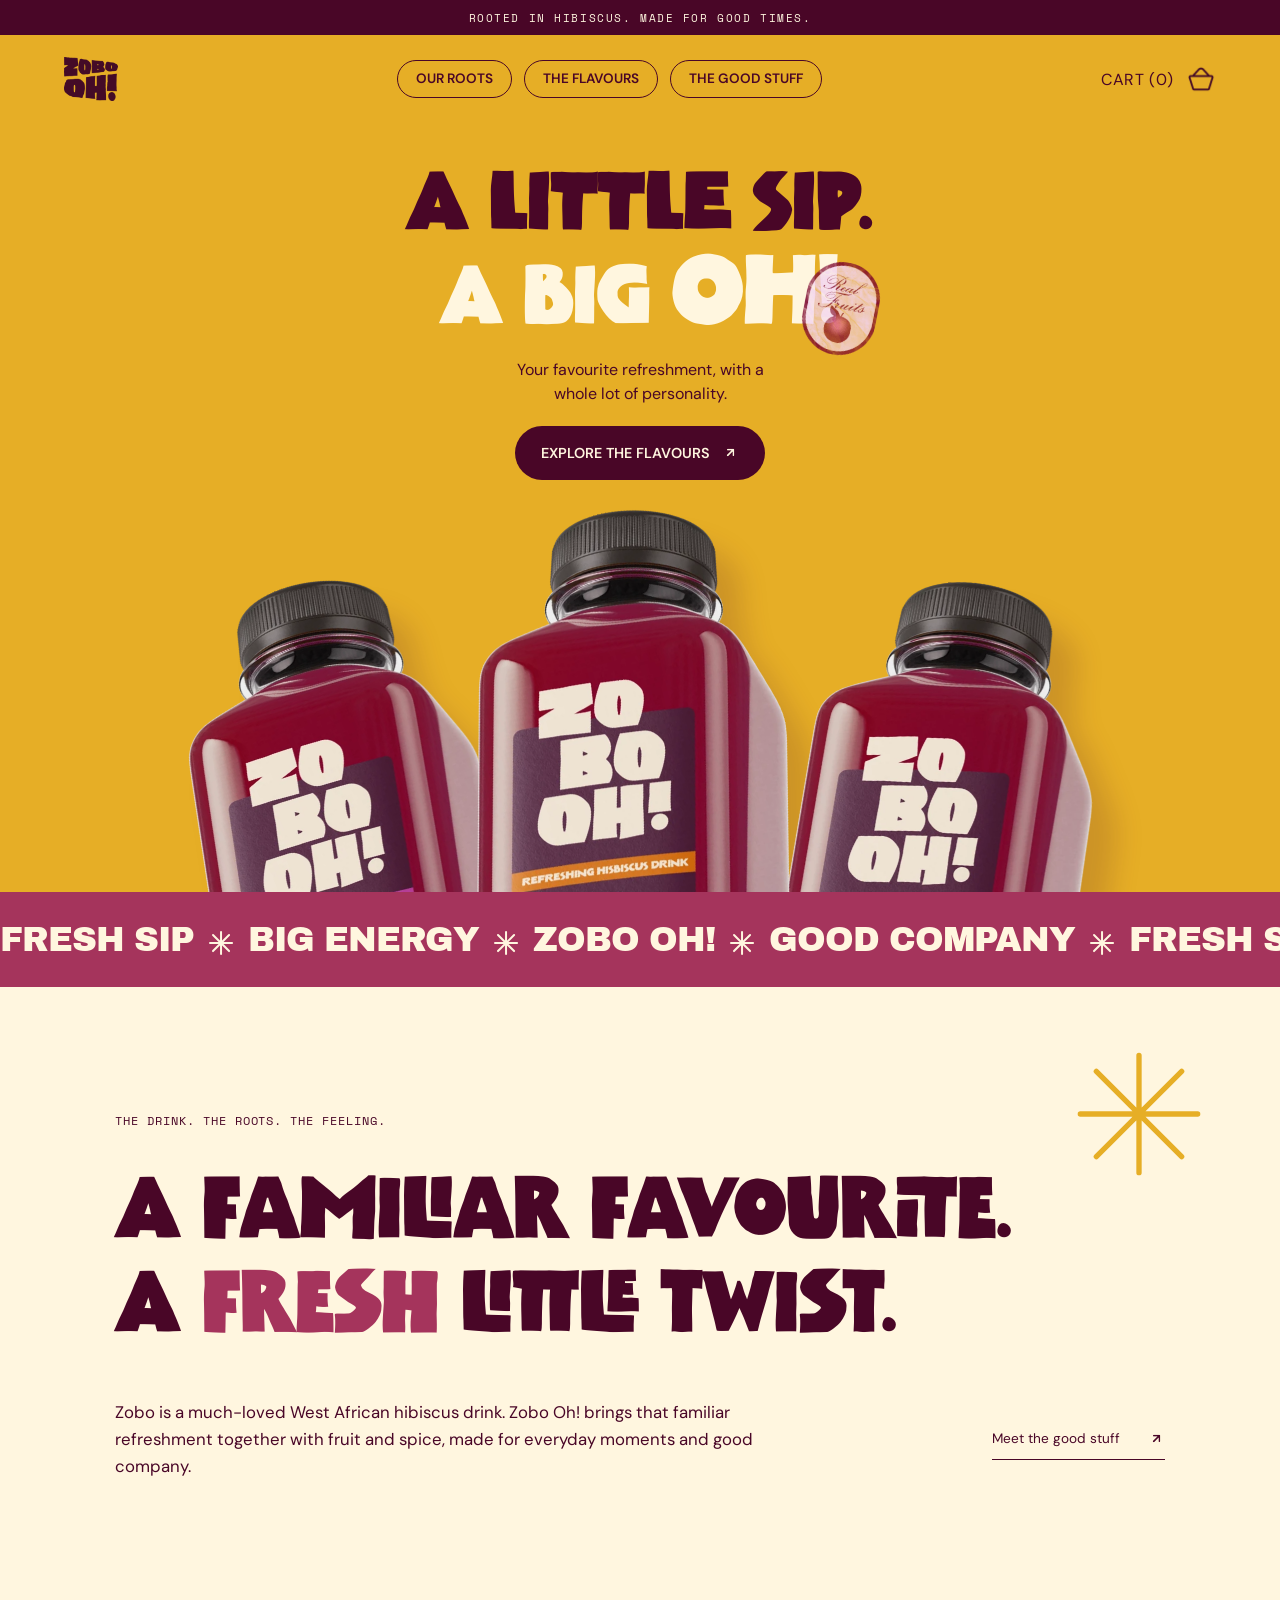
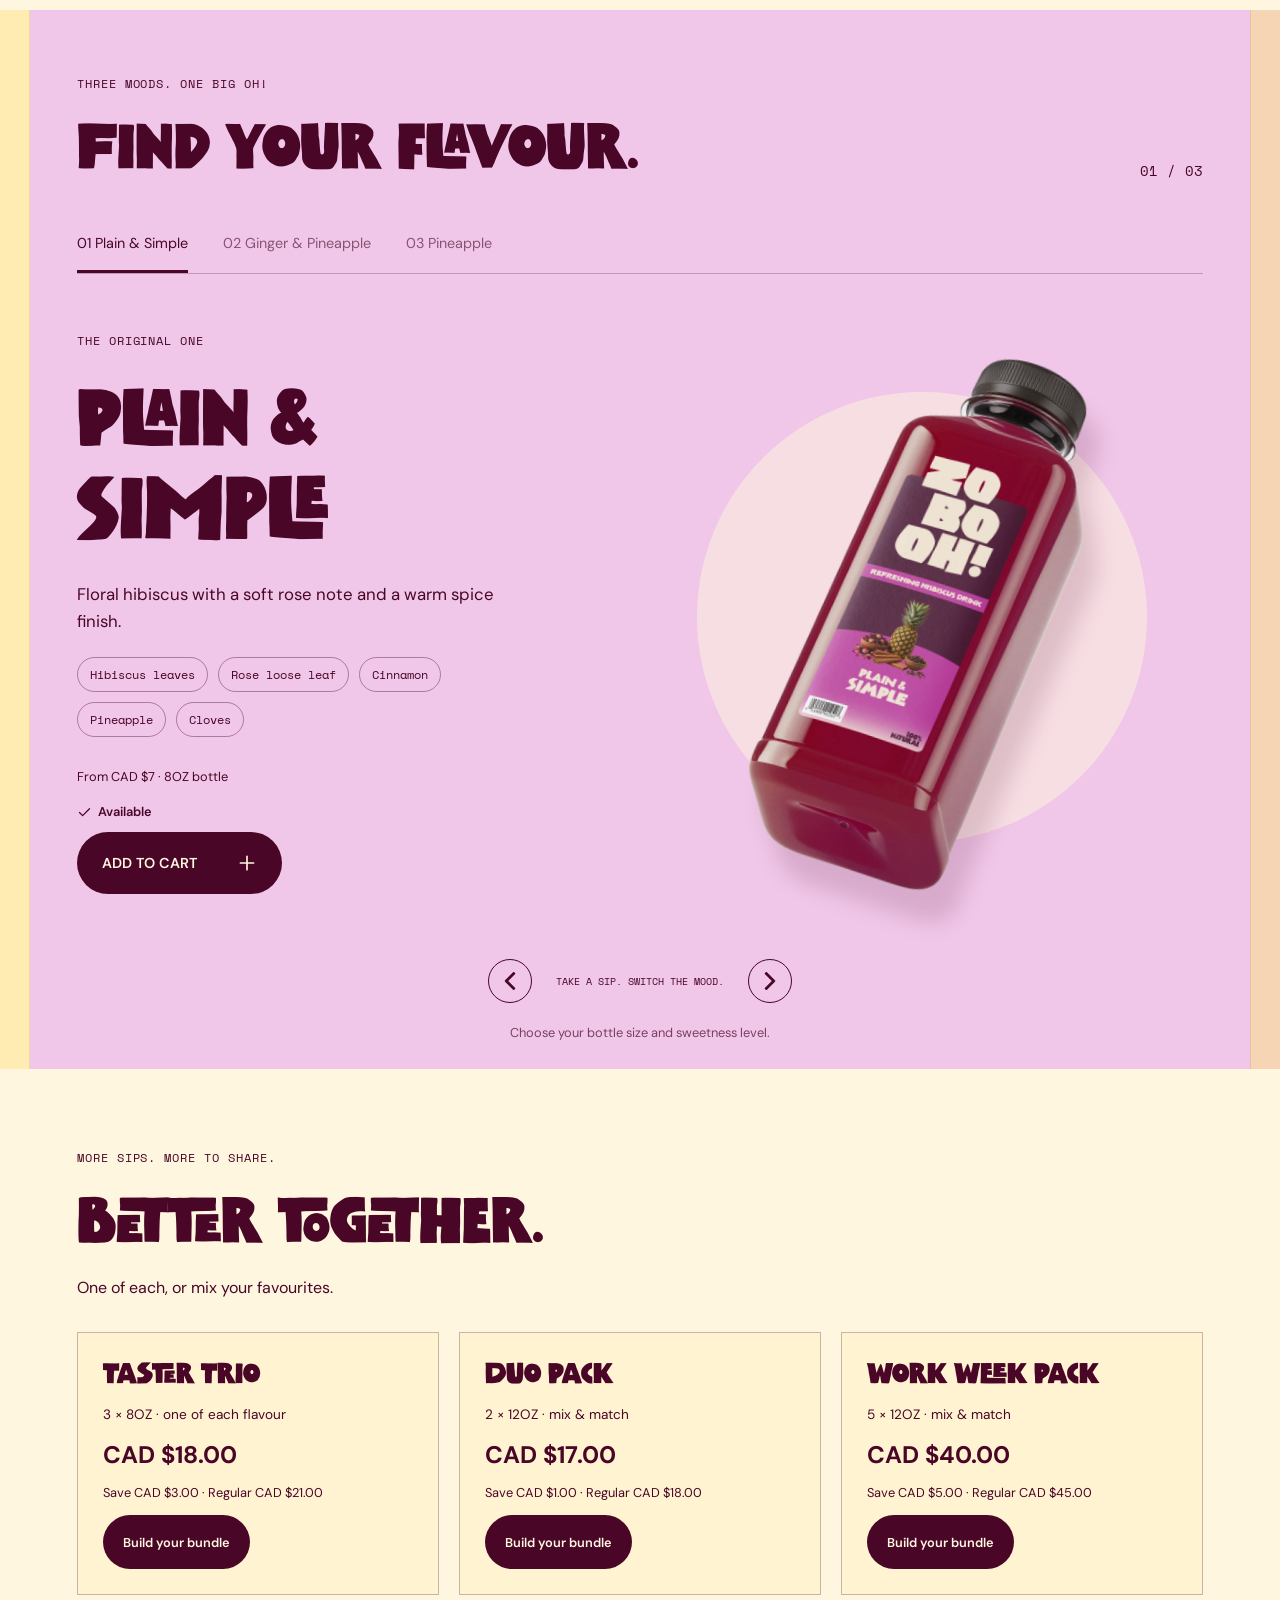
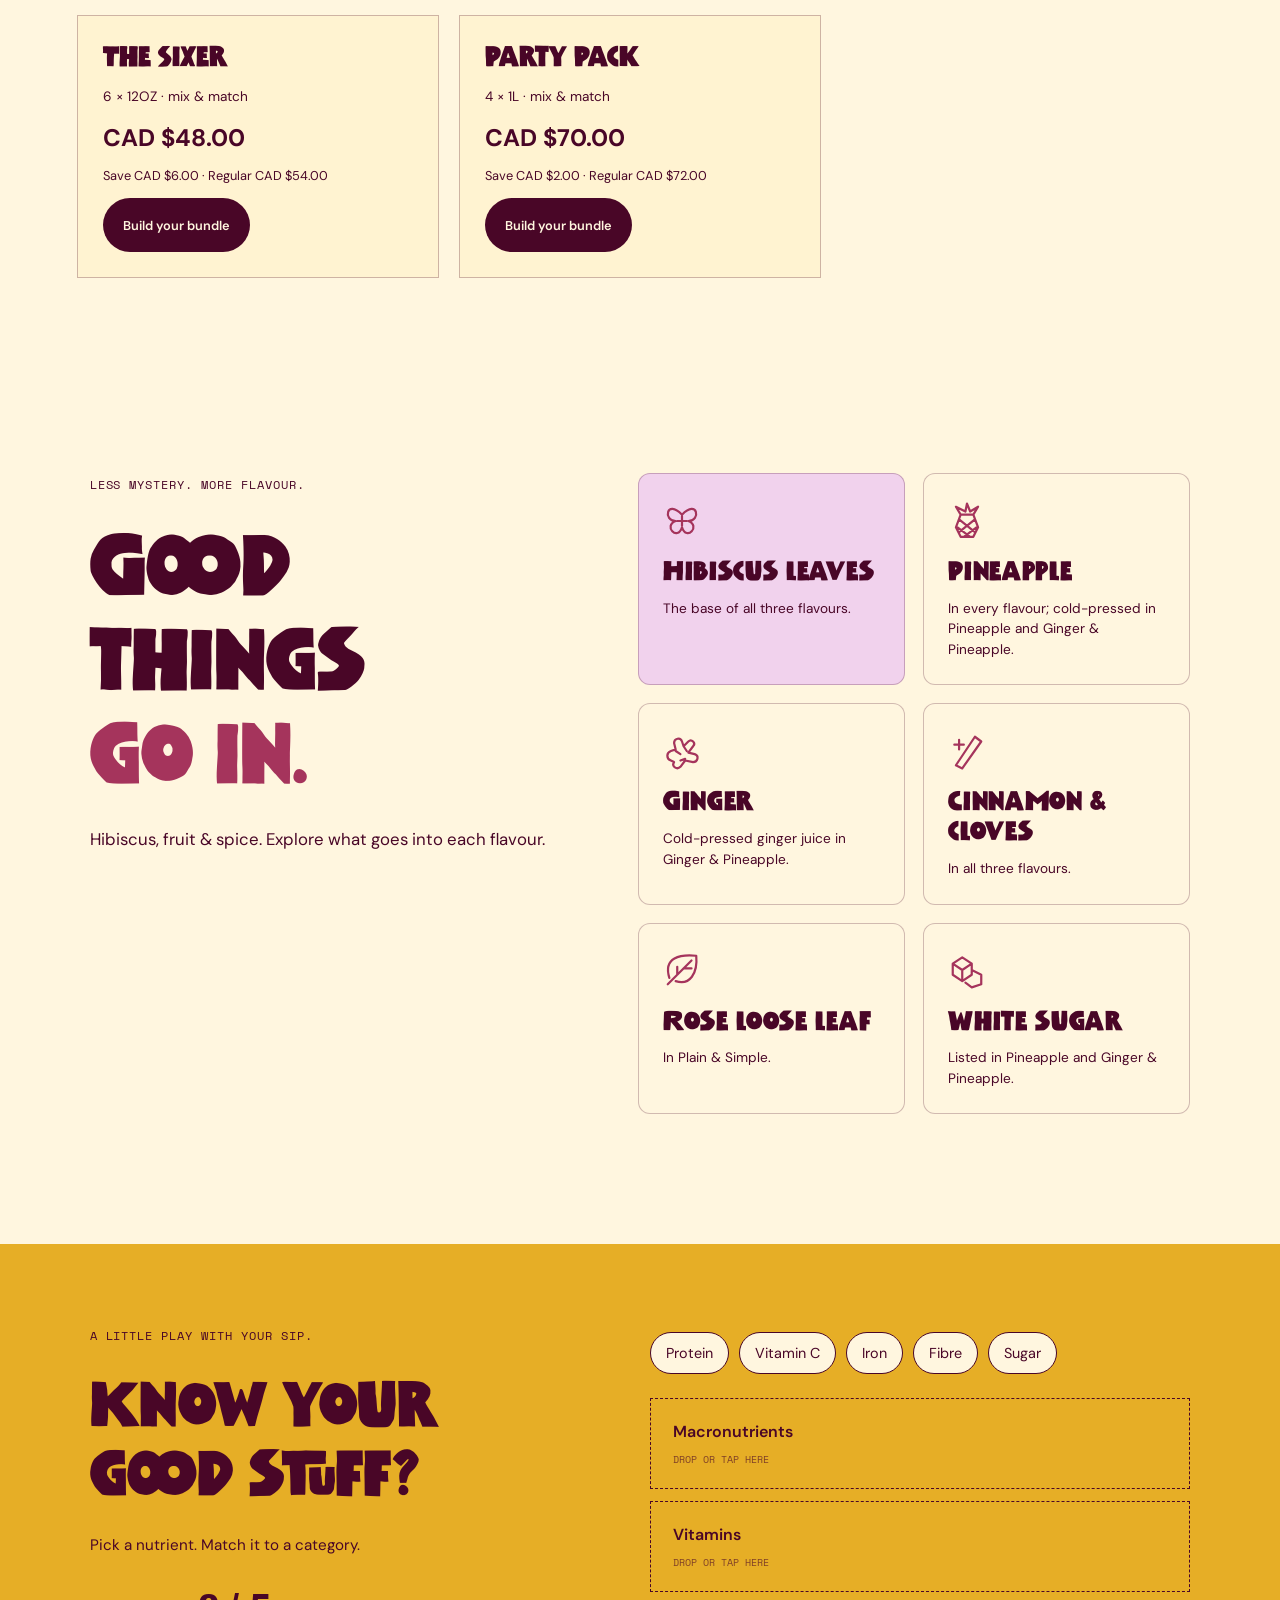
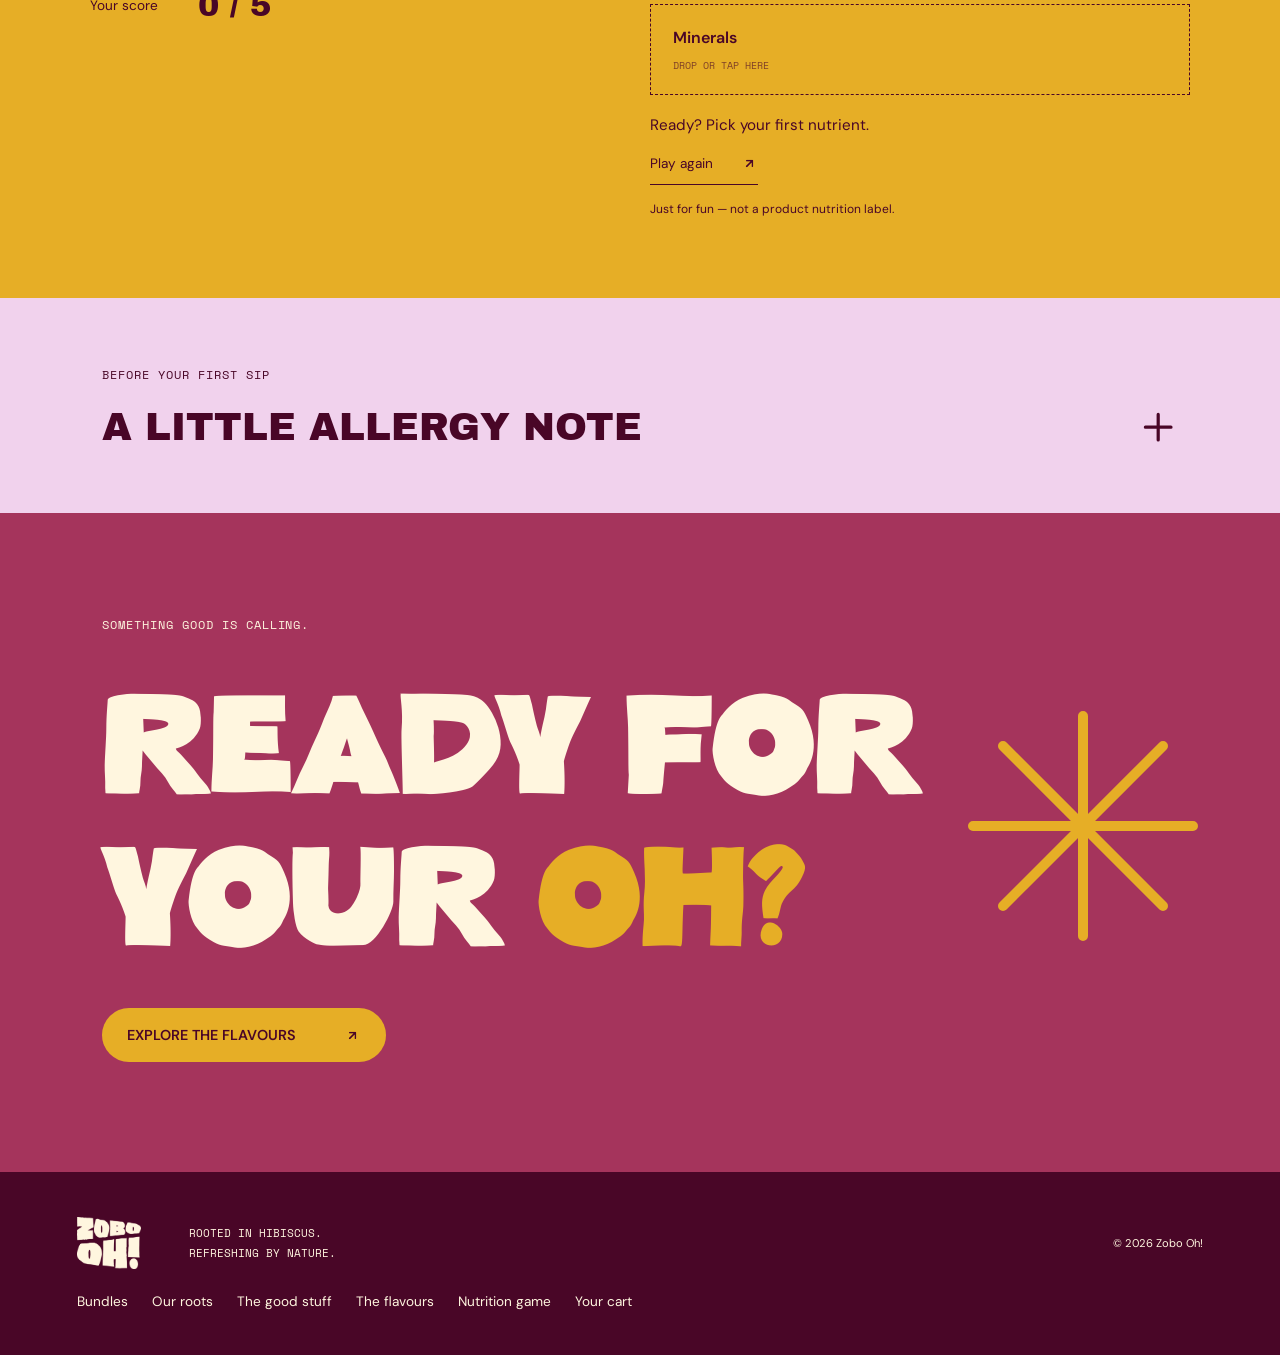
<file: index.html>
<!doctype html><html lang="en"><head><meta charset="UTF-8"><meta name="viewport" content="width=device-width,initial-scale=1"><title>Zobo Oh!</title><meta http-equiv="refresh" content="0;url=expressive.html"><script>location.replace("expressive.html"+location.search+location.hash)</script></head><body><a href="expressive.html">Explore Zobo Oh!</a></body></html>
</file>
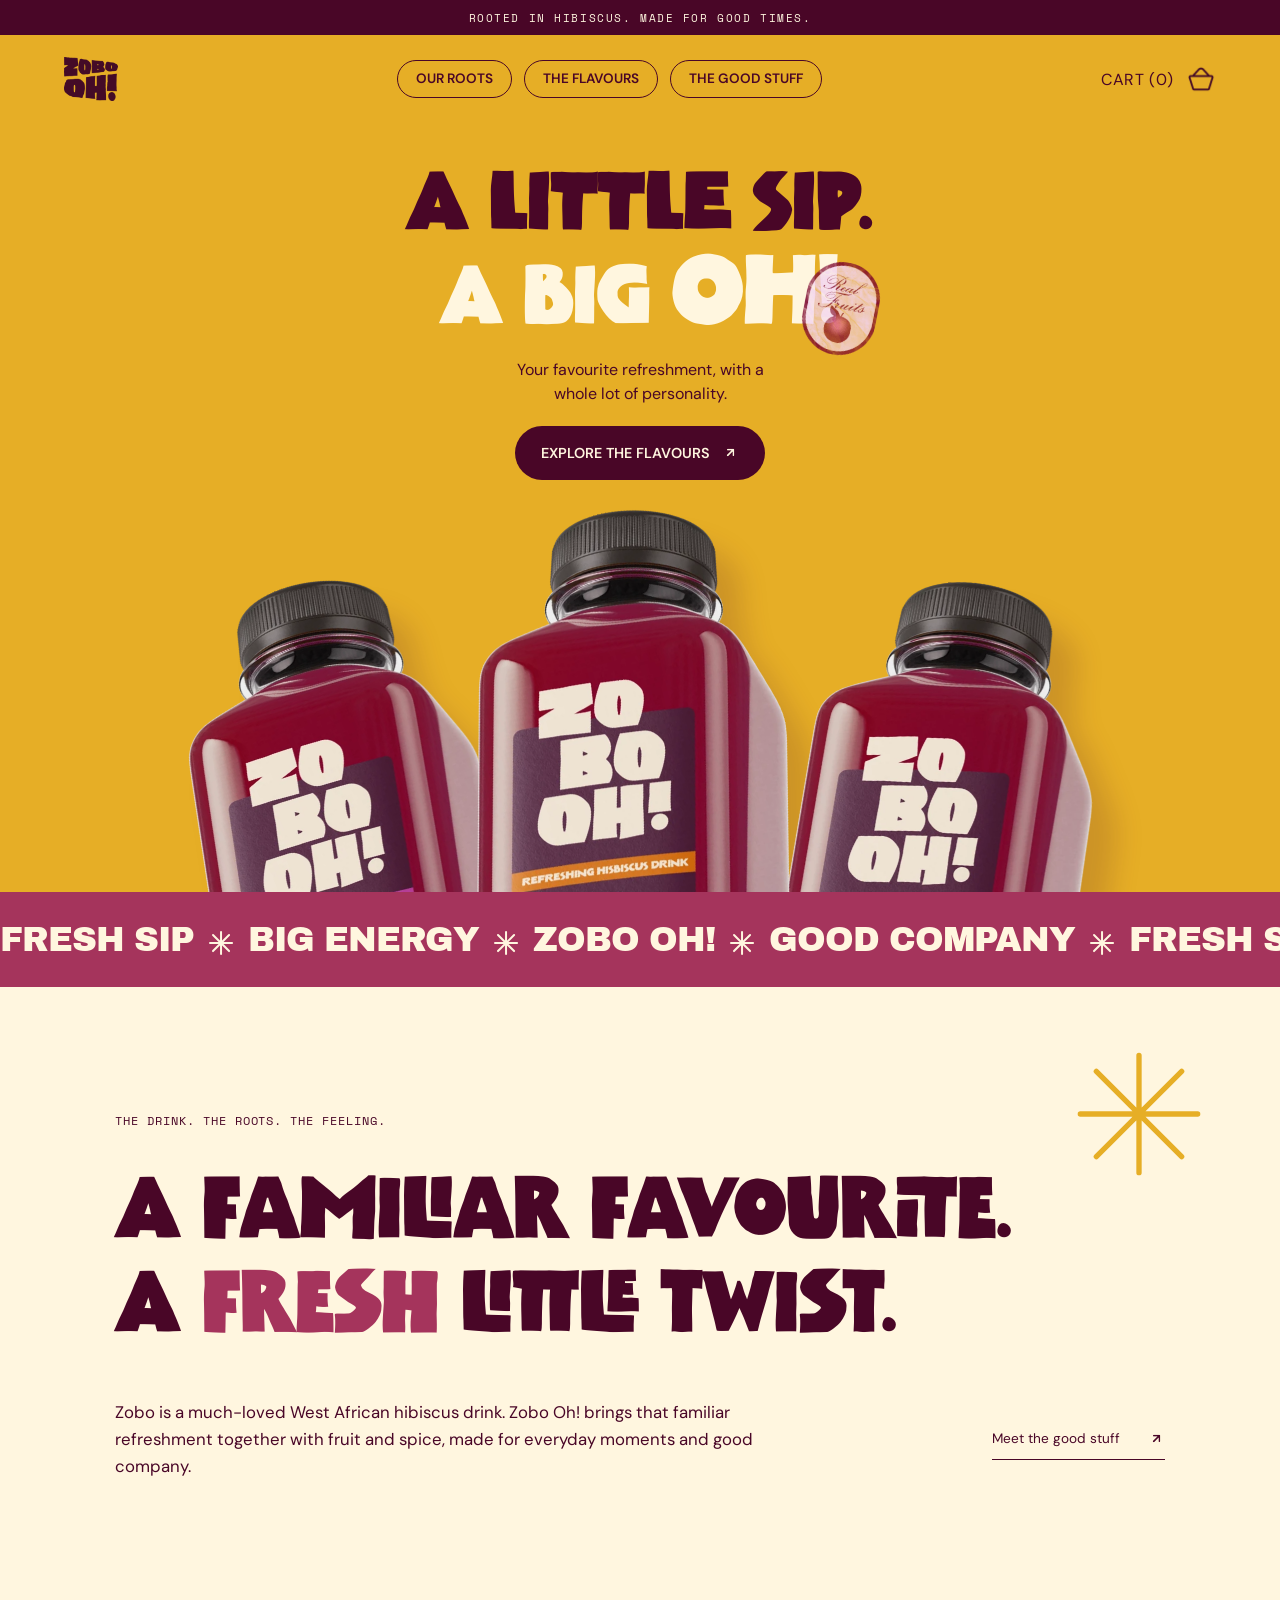
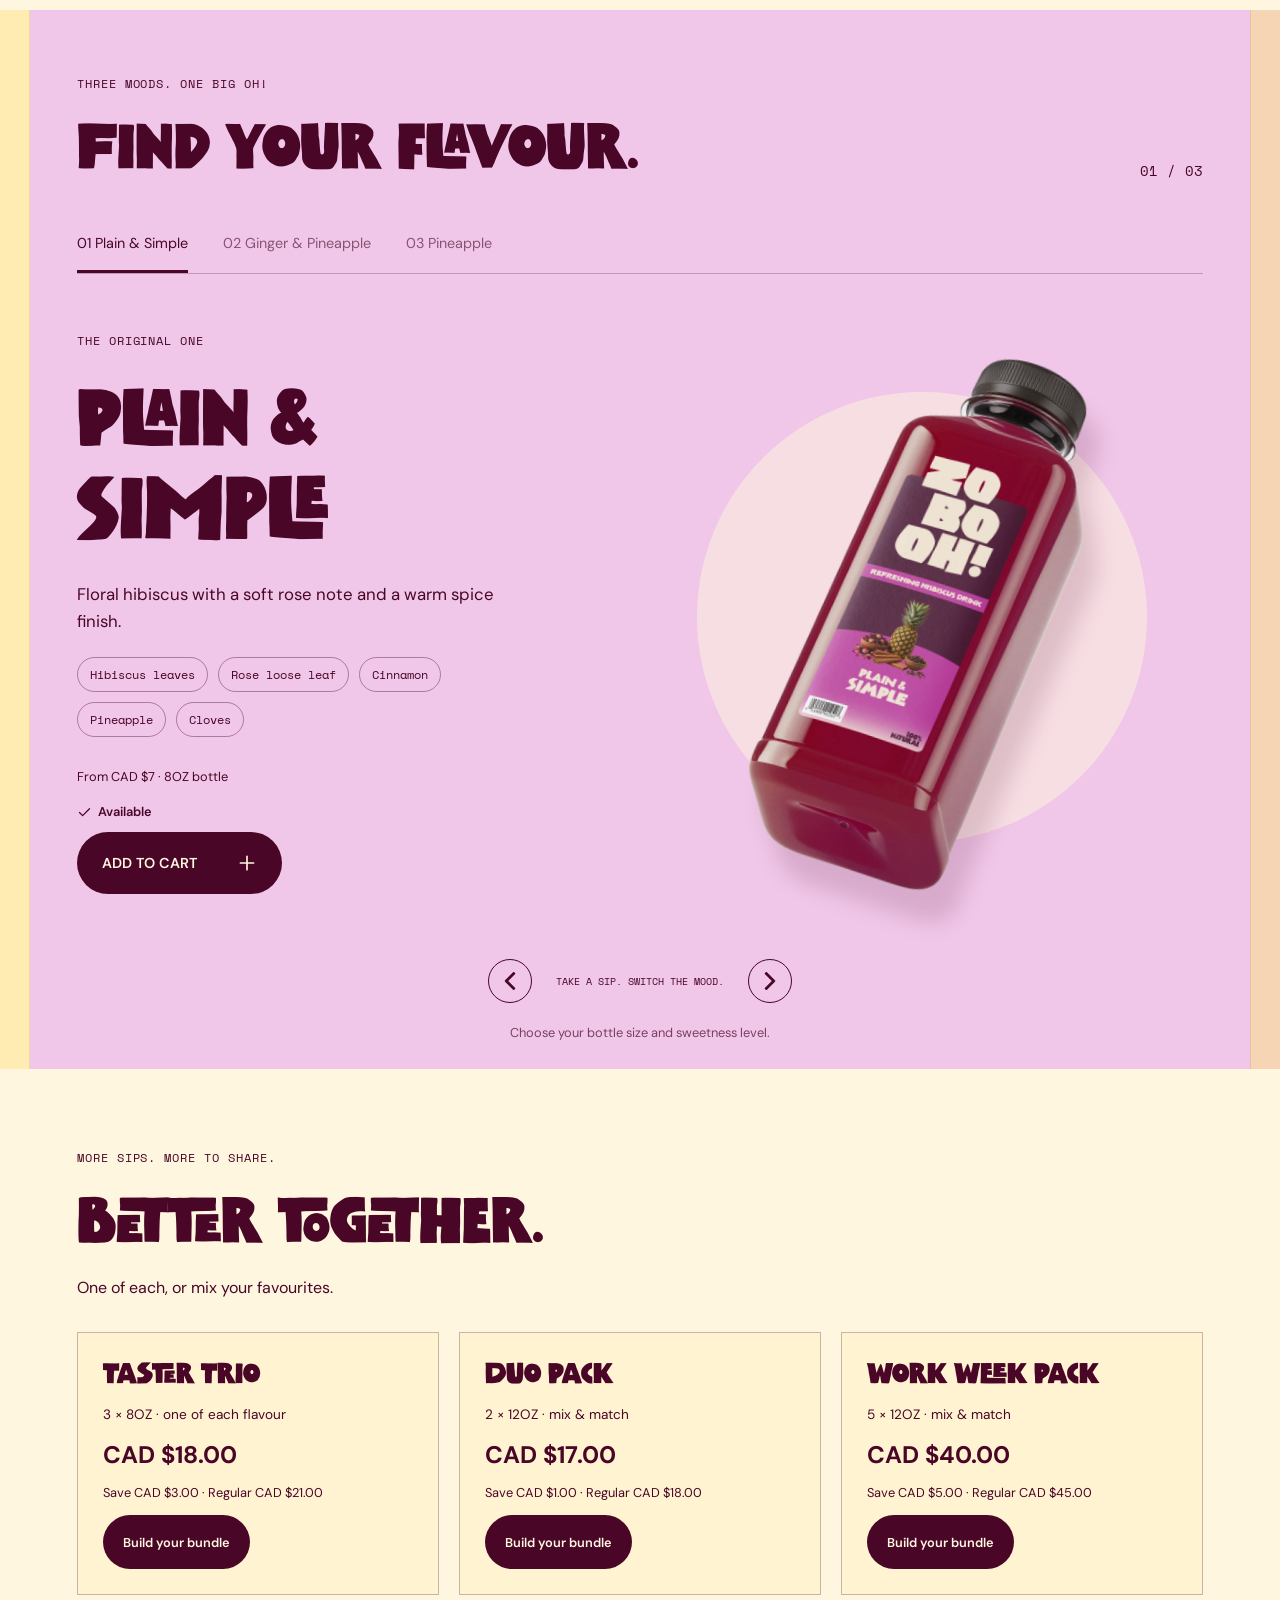
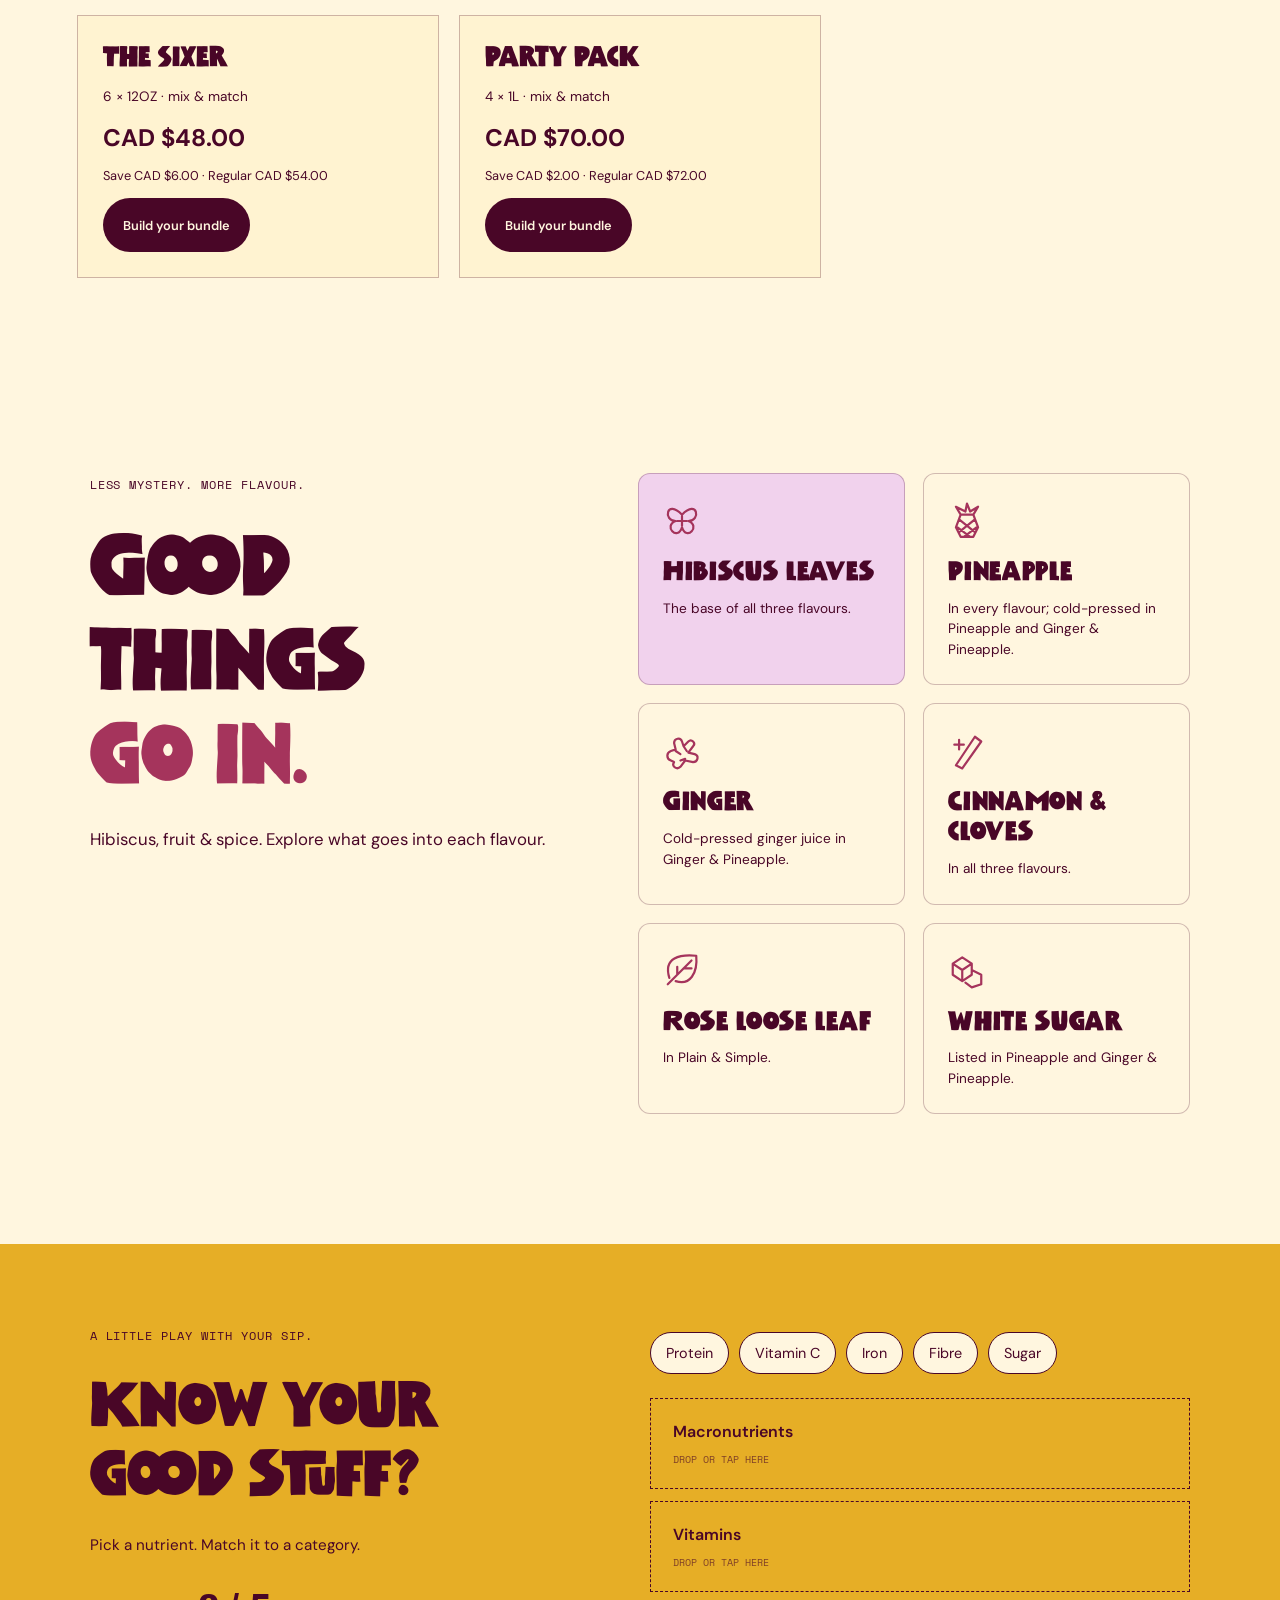
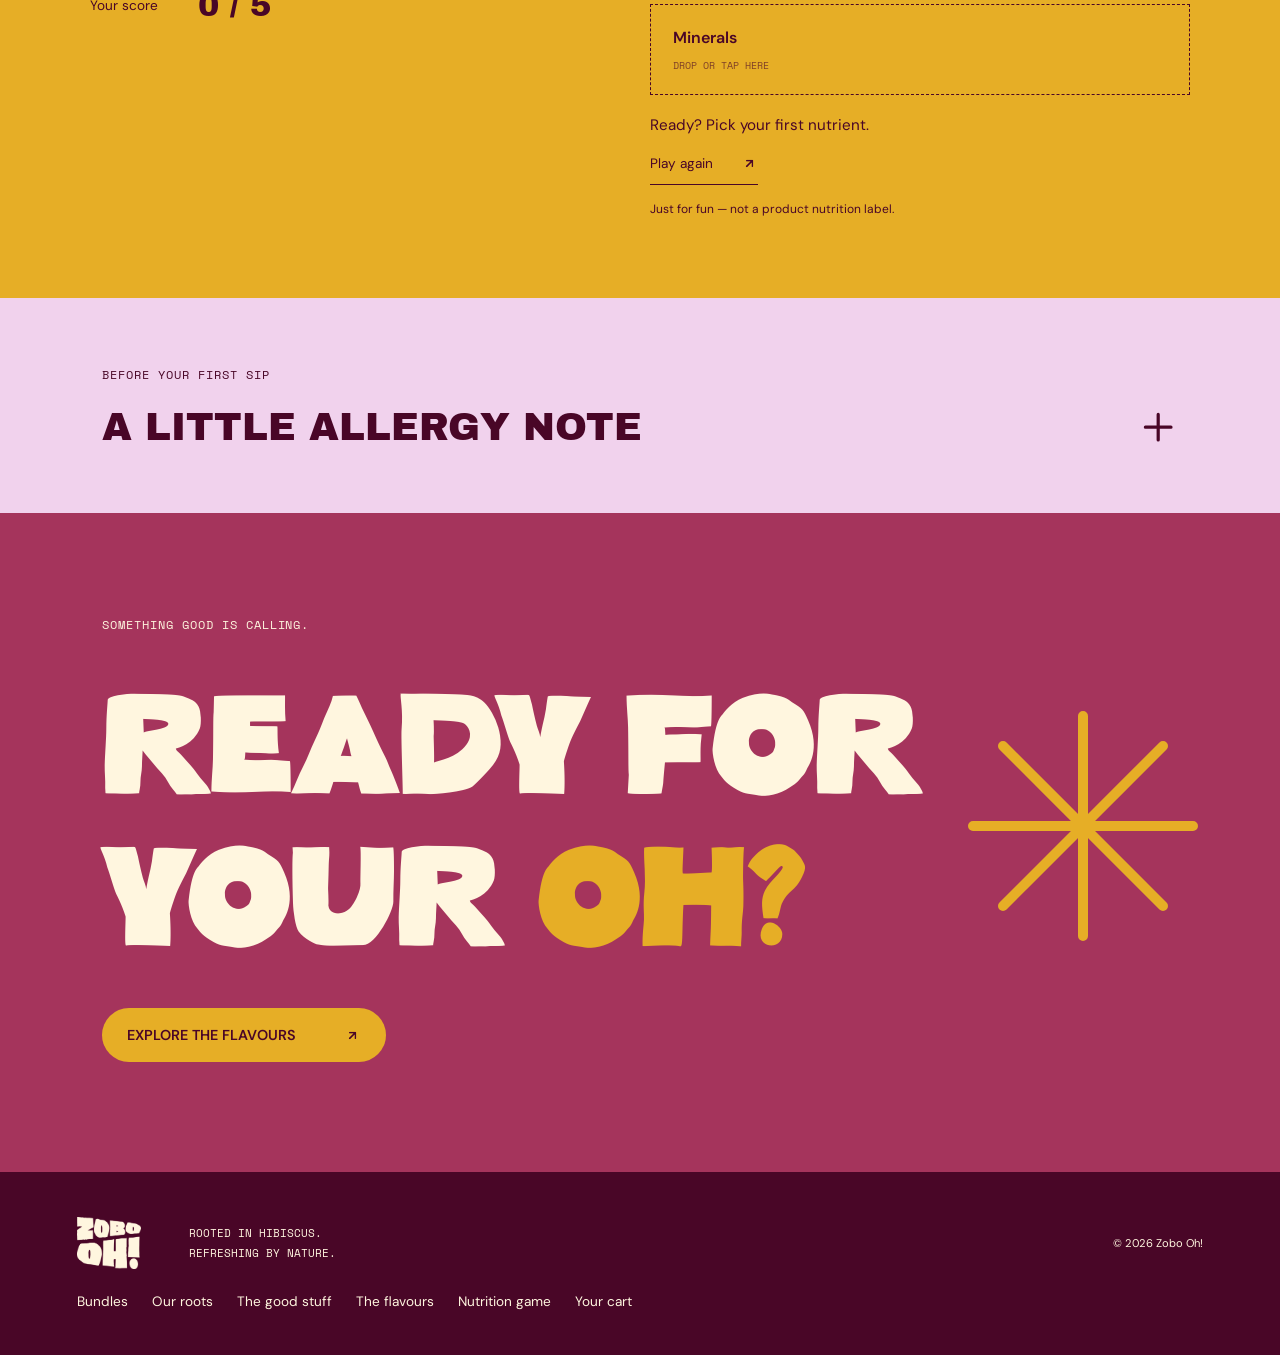
<file: expressive.html>
<!doctype html>
<html lang="en"><head><meta charset="UTF-8"><meta name="viewport" content="width=device-width,initial-scale=1"><meta name="theme-color" content="#e6ae26"><meta name="description" content="Zobo Oh! — big hibiscus energy. Explore a refreshing world of flavour."><title>Zobo Oh! — Expressive concept</title><link rel="stylesheet" href="expressive.css?v=20261020-fan-mask"><link rel="preload" href="assets/cultures-carnival.otf" as="font" type="font/otf" crossorigin><link rel="stylesheet" href="brand-font.css"></head><body>
<div class="announcement">ROOTED IN HIBISCUS. MADE FOR GOOD TIMES.</div>
<header><a class="logo" href="#" aria-label="Zobo Oh! home"><img src="assets/logo.webp" alt="Zobo Oh!"></a><nav aria-label="Main navigation"><a href="#story">Our roots</a><a href="#flavours">The flavours</a><a href="#ingredients">The good stuff</a></nav><button class="bag" id="open-bag"><span class="bag-label">BAG (<span id="bag-count">0</span>)</span><img class="bag-icon" src="assets/bag-01.png" alt="" aria-hidden="true"></button></header>
<main>
<section class="hero" aria-labelledby="hero-title"><h1 id="hero-title">A LITTLE SIP.<br><span>A BIG <i>OH!</i></span></h1><div class="hero-product hero-trio"><div class="hero-trio-inner"><img src="assets/bottle.webp" alt="Zobo Oh! hibiscus drink bottles" fetchpriority="high"><img src="assets/bottle.webp" alt="" aria-hidden="true"><img src="assets/bottle.webp" alt="" aria-hidden="true"></div></div><a class="hero-sticker hero-brand-sticker" href="#ingredients" aria-label="Real Fruits — explore the good stuff"><img src="assets/real-fruits.webp" alt="Real Fruits"></a><div class="hero-note">Your favourite refreshment, with a<br>whole lot of personality.</div><a class="button hero-cta" href="#flavours">Explore the flavours <span>↗</span></a></section>


<div class="ticker" aria-hidden="true"><div class="ticker-track"><span class="ticker-copy">FRESH SIP ✳ BIG ENERGY ✳ ZOBO OH! ✳ GOOD COMPANY ✳ FRESH SIP ✳ BIG ENERGY ✳ ZOBO OH! ✳ GOOD COMPANY ✳ </span><span class="ticker-copy">FRESH SIP ✳ BIG ENERGY ✳ ZOBO OH! ✳ GOOD COMPANY ✳ FRESH SIP ✳ BIG ENERGY ✳ ZOBO OH! ✳ GOOD COMPANY ✳ </span></div></div><section class="story" id="story"><div class="section-kicker reveal">THE DRINK. THE ROOTS. THE FEELING.</div><h2 class="reveal">A familiar favourite.<br>A <em>fresh</em> little twist.</h2><div class="story-bottom"><p class="reveal">Deep hibiscus flavour. A bright fruit kick. That unmistakable Zobo feeling. We’re bringing a much-loved West African refreshment to your everyday moments — one delicious OH! at a time.</p><a href="#ingredients" class="text-link reveal">Meet the good stuff ↗</a></div><span class="story-flower" aria-hidden="true">✳</span></section><section class="flavours" id="flavours" aria-labelledby="flavour-heading"><div class="flavour-header"><span class="section-kicker">THREE MOODS. ONE BIG OH!</span><h2 id="flavour-heading">Find your flavour.</h2><span class="flavour-count" id="flavour-count">01 / 03</span></div><div class="flavour-tabs" role="tablist" aria-label="Concept flavours"><button role="tab" aria-selected="true" aria-controls="flavour-panel" id="tab-0" data-flavour="0">01 Plain & Simple</button><button role="tab" aria-selected="false" aria-controls="flavour-panel" id="tab-1" data-flavour="1" tabindex="-1">02 Ginger & Pineapple</button><button role="tab" aria-selected="false" aria-controls="flavour-panel" id="tab-2" data-flavour="2" tabindex="-1">03 Pineapple</button></div><div class="flavour-stage" id="flavour-panel" role="tabpanel" aria-labelledby="tab-0"><div class="flavour-copy"><span class="section-kicker" id="flavour-eyebrow">THE SUNSHINE ONE</span><h3 id="flavour-name">Tropical<br><i>Original.</i></h3><p id="flavour-description">Rich hibiscus meets a juicy pineapple lift. Bright, familiar, and ready for absolutely any occasion.</p><div class="ingredient-tags" id="flavour-ingredients"><span>Hibiscus</span><span>Pineapple</span><span>Ginger</span></div><button class="button" id="expressive-add">Add to your bag <span>+</span></button></div><div class="flavour-visual"><div class="flavour-halo"></div><img id="flavour-bottle" src="assets/bottle.webp" alt="Zobo Oh! sample bottle — Plain & Simple concept"></div><div class="flavour-controls"><button id="previous-flavour" aria-label="Previous flavour"><span class="flavour-arrow flavour-arrow-previous" aria-hidden="true"></span></button><span>TAKE A SIP. SWITCH THE MOOD.</span><button id="next-flavour" aria-label="Next flavour"><span class="flavour-arrow" aria-hidden="true"></span></button></div></div><p class="concept-note">Flavour concepts · final recipes and packaging coming soon.</p></section>



<section class="ingredients" id="ingredients"><div class="ingredients-heading reveal"><span class="section-kicker">LESS MYSTERY. MORE FLAVOUR.</span><h2>Good things<br><em>go in.</em></h2><p>Hibiscus at the heart. Fruit and spice in the mix.<br>Big flavour, from simple beginnings.</p></div><div class="ingredient-editorial"><div class="ingredient-line reveal"><span>01</span><h3>Hibiscus</h3><p>The soul of every sip. Deep colour. Bold character.</p><span class="ingredient-symbol">✳</span></div><div class="ingredient-line reveal"><span>02</span><h3>Pineapple</h3><p>A sunny, juicy twist with tropical personality.</p><span class="ingredient-symbol">✹</span></div><div class="ingredient-line reveal"><span>03</span><h3>Ginger</h3><p>A little warmth. A lively finish.</p><span class="ingredient-symbol">✴</span></div><div class="ingredient-line reveal"><span>04</span><h3>Citrus</h3><p>Fresh, bright notes that wake up your taste buds.</p><span class="ingredient-symbol">✺</span></div></div></section><section class="nutrition" aria-labelledby="game-title"><div><span class="section-kicker">A LITTLE PLAY WITH YOUR SIP.</span><h2 id="game-title">Know your<br><em>good stuff?</em></h2><p>Match each nutrient to its category.<br>Tap a nutrient, then tap where it belongs.</p><div class="score" aria-live="polite">Your score <strong id="score">0 / 5</strong></div></div><div class="game"><div class="nutrient-list" id="nutrients"></div><div class="drop-zones"><button data-category="macros">Macronutrients <span>DROP OR TAP HERE</span></button><button data-category="vitamins">Vitamins <span>DROP OR TAP HERE</span></button><button data-category="minerals">Minerals <span>DROP OR TAP HERE</span></button></div><p id="game-message" aria-live="polite">Ready? Pick your first nutrient.</p><button class="text-link" id="reset-game">Play again ↻</button><small>A nutrient sorting game, not a nutrition label for our drinks.</small></div></section>
<section class="allergens"><span class="section-kicker">BEFORE YOUR FIRST SIP</span><details><summary>A little allergy note <span>+</span></summary><div><p>Made with hibiscus petals. Hibiscus belongs to the mallow family and may affect those sensitive to hibiscus or related plants.</p><p>If you’re pregnant, nursing, have low blood pressure, or take medication, the brand recommends checking with your healthcare provider before enjoying.</p><p>Ask about the ingredients in your chosen flavour before ordering.</p></div></details></section>

<section class="ending"><span class="section-kicker reveal">SOMETHING GOOD IS CALLING.</span><h2 class="reveal">READY FOR<br>YOUR <i>OH?</i></h2><a class="button" href="#flavours">Pick your flavour ↗</a><span class="ending-spark" aria-hidden="true">✳</span></section></main><footer><a class="footer-logo" href="#"><img src="assets/logo.webp" alt="Zobo Oh! home"></a><p>ROOTED IN HIBISCUS.<br>REFRESHING BY NATURE.</p><div><a href="#flavours">The flavours</a><a href="#game-title">Nutrition game</a><button id="footer-order">Your cart</button></div><span>© <span id="year"></span> Zobo Oh!</span></footer>
<dialog id="bag-dialog"><div class="dialog-top"><span class="section-kicker">YOUR GOOD-STUFF BAG</span><button id="close-bag" aria-label="Close bag">×</button></div><h2>A little<br><i>OH! to go.</i></h2><div id="bag-items"></div><label class="sweetness-label" for="sweetness">Your sweetness <output id="sweetness-value">3 / 5</output></label><input type="range" id="sweetness" min="1" max="5" value="3"><div class="sweetness-ends"><span>Just a little</span><span>Extra sweet</span></div><p class="demo-notice">Concept preview — no payment or order will be sent. Checkout is a preview; no order or payment will be sent.</p><button class="button" id="copy-order">Copy order summary <span>↗</span></button><p id="copy-status" role="status"></p><button class="text-link" id="continue-exploring">Keep exploring <span>✳</span></button></dialog><script src="app.js"></script><script src="catalogue.js?v=20261020-fan-mask"></script><script src="expressive.js?v=20261020-fan-mask"></script><script src="cart.js?v=20261020-fan-mask"></script><script src="game.js?v=20261020-fan-mask"></script><script src="refinements.js?v=20261020-fan-mask"></script><script src="commerce-config.js?v=20261020-fan-mask"></script><script src="commerce-core.js?v=20261020-fan-mask"></script><script src="commerce-ui.js?v=20261020-fan-mask"></script><script src="icons.js?v=20261020-fan-mask"></script><script src="visual-hierarchy.js?v=20261020-fan-mask"></script><script src="interaction-refresh.js?v=20261020-fan-mask"></script><script src="bundles.js?v=20261020-fan-mask"></script><script src="disclosures.js?v=20261020-fan-mask"></script></body></html>
</file>
<file: expressive.css>
@import url('https://fonts.googleapis.com/css2?family=Archivo+Black&family=DM+Sans:wght@400;500;600;700&family=Space+Mono&display=swap');
:root{--cream:#fff6df;--plum:#490627;--pink:#a5345c;--light-pink:#f1d2ed;--yellow:#e6ae26;--ink:#490627;--display:'Archivo Black',Impact,sans-serif;--body:'DM Sans',Arial,sans-serif;--mono:'Space Mono',monospace}*{box-sizing:border-box}html{scroll-behavior:smooth;scroll-padding-top:90px}body{margin:0;background:var(--cream);color:var(--plum);font-family:var(--body);overflow-x:clip}button,a,input{-webkit-tap-highlight-color:transparent}button,a{color:inherit}button{font:inherit;cursor:pointer}a{text-decoration:none}button:focus-visible,a:focus-visible,input:focus-visible,summary:focus-visible{outline:3px solid currentColor;outline-offset:5px}button{border:0}img{max-width:100%;display:block}h1,h2,h3,p{margin:0}h1,h2,h3{font-family:var(--display);font-weight:400;letter-spacing:-.055em}h2{font-size:clamp(3rem,6.8vw,7rem);line-height:1.02}i,em{font-family:Georgia,serif;font-weight:400}p{font-size:1.05rem;line-height:1.6}.section-kicker{font-family:var(--mono);font-size:.75rem;letter-spacing:.08em}.announcement{background:var(--plum);color:var(--cream);text-align:center;padding:9px;font: .7rem var(--mono);letter-spacing:.14em}header{height:94px;display:flex;align-items:center;justify-content:space-between;padding:0 5%;position:absolute;top:32px;width:100%;z-index:10;border-bottom:1px solid #49062725}.logo{width:90px}.logo img{filter:brightness(0) saturate(100%) invert(7%) sepia(70%) saturate(2450%) hue-rotate(308deg)}nav{display:flex;gap:35px;font-size:.85rem;font-weight:600}nav a{position:relative}nav a:after{content:'';position:absolute;bottom:-5px;left:0;width:0;height:2px;background:currentColor;transition:width .25s}nav a:hover:after{width:100%}.bag{background:transparent;display:flex;align-items:center;gap:12px;font-size:.85rem}.bag span{border:1px solid;border-radius:50%;width:29px;height:29px;display:grid;place-items:center}.hero{background:var(--yellow);position:relative;height:calc(100svh - 32px);min-height:800px;max-height:1050px;overflow:hidden;padding:130px 5% 30px}.hero-top{display:flex;justify-content:space-between;font:.7rem var(--mono);line-height:1.5}.hero-top span:last-child{text-align:right}.hero h1{text-align:center;font-size:clamp(5rem,10.5vw,11rem);line-height:.94;margin-top:38px;position:relative;z-index:1;letter-spacing:-.07em}.hero h1 span{color:var(--cream)}.hero h1 i{font-size:1.18em}.hero-product{position:absolute;z-index:2;left:50%;top:28%;width:285px;transform:translateX(-50%) rotate(-9deg);filter:drop-shadow(25px 30px 13px #49062728);animation:float 7s ease-in-out infinite}.hero-product img{width:100%}.hero-sticker{position:absolute;left:65%;top:54%;border-radius:50%;background:var(--plum);color:var(--cream);height:142px;width:142px;display:flex;align-items:center;justify-content:center;flex-direction:column;text-align:center;font:1rem var(--display);line-height:1.2;transform:rotate(12deg);z-index:3;border:1px dashed var(--yellow);outline:8px solid var(--plum)}.hero-sticker em{color:var(--yellow);font-size:1.3rem;line-height:1.4}.hero-note{position:absolute;left:9%;top:65%;font-size:1rem;line-height:1.5}.button{display:inline-flex;align-items:center;justify-content:space-between;gap:40px;background:var(--plum);color:var(--cream);border-radius:100px;padding:18px 25px;font-size:.9rem;font-weight:600;transition:transform .25s,background .25s;min-height:54px}.button:hover{transform:translateY(-4px);background:#6e103d}.button span{font-size:1.25rem}.hero-cta{position:absolute;bottom:70px;left:50%;transform:translateX(-50%);z-index:4}.hero-cta:hover{transform:translateX(-50%) translateY(-4px)}.hero-index{position:absolute;bottom:32px;left:5%;font:.7rem var(--mono)}.orbit-word{position:absolute;right:-18px;bottom:22%;writing-mode:vertical-rl;font:3.5rem var(--display);opacity:.12}.ticker{overflow:hidden;background:var(--pink);color:var(--cream);padding:18px 0;transform:rotate(-2deg);margin:-12px -10px 0;position:relative;z-index:4}.ticker div{white-space:nowrap;font:1.8rem var(--display);letter-spacing:-.03em;animation:marquee 35s linear infinite;width:max-content}.story{padding:125px 9% 130px;position:relative}.story h2{margin-top:32px;max-width:1050px}.story h2 em{color:var(--pink)}.story-bottom{display:grid;grid-template-columns:1fr 1.5fr 1fr;gap:45px;align-items:center;margin-top:50px}.handwritten{font:italic 1.9rem Georgia;transform:rotate(-8deg);color:var(--pink)}.text-link{font-size:.85rem;border-bottom:1px solid;padding:12px 0;background:transparent;display:inline-flex;gap:20px;justify-self:end;align-items:center}.story-flower{position:absolute;right:6%;top:60px;font:8rem Georgia;color:var(--yellow);animation:spin 45s linear infinite}.flavours{--scene:#f1d2ed;--accent:#490627;background:var(--scene);color:var(--accent);padding:65px 6% 25px;transition:background .6s,color .6s;position:relative}.flavour-header{display:grid;grid-template-columns:1fr auto;align-items:end;gap:20px}.flavour-header .section-kicker{grid-column:1/-1}.flavour-header h2{font-size:clamp(2.7rem,5vw,5rem)}.flavour-count{font: .85rem var(--mono)}.flavour-tabs{display:flex;gap:35px;border-bottom:1px solid #49062740;margin-top:35px}.flavour-tabs button{background:transparent;padding:18px 0;font-size:.85rem;border-bottom:3px solid transparent;opacity:.6}.flavour-tabs button[aria-selected=true]{opacity:1;border-color:currentColor}.flavour-stage{min-height:670px;position:relative;display:grid;grid-template-columns:1fr 1fr;align-items:center}.flavour-copy{max-width:440px;z-index:3;padding:55px 0 65px}.flavour-copy h3{font-size:clamp(3.5rem,6.3vw,6.5rem);line-height:1; margin:24px 0}.flavour-copy h3 i{font-size:1.1em}.ingredient-tags{display:flex;gap:10px;flex-wrap:wrap;margin:23px 0 30px}.ingredient-tags span{border:1px solid #49062765;border-radius:30px;font:.75rem var(--mono);padding:8px 12px}.flavour-visual{position:relative;height:600px;display:flex;align-items:center;justify-content:center}.flavour-visual img{height:540px;width:auto;z-index:2;position:relative;transform:rotate(10deg);filter:drop-shadow(20px 30px 10px #49062725);transition:transform .6s}.flavour-visual:hover img{transform:rotate(4deg) translateY(-12px)}.flavour-halo{position:absolute;width:450px;height:450px;border-radius:50%;background:var(--cream);opacity:.5}.flavour-big-word{position:absolute;white-space:nowrap;font:clamp(6rem,12vw,13rem) var(--display);opacity:.15;transform:rotate(-12deg);left:-40px;top:200px}.flavour-stamp{position:absolute;right:0;top:35px;transform:rotate(10deg);font:italic 1.3rem Georgia;line-height:1.2;border:1px solid;padding:25px;border-radius:50%;z-index:3}.flavour-controls{grid-column:1/-1;display:flex;align-items:center;justify-content:center;gap:24px;padding:0 0 20px}.flavour-controls span{font:.65rem var(--mono)}.flavour-controls button{border:1px solid currentColor;background:transparent;border-radius:50%;width:44px;height:44px;font-size:1.5rem;transition:background .25s}.flavour-controls button:hover{background:var(--cream)}.concept-note{text-align:center;font-size:.75rem;opacity:.7}.switching .flavour-copy,.switching .flavour-visual{animation:flavourIn .55s ease both}.ingredients{display:grid;grid-template-columns:1fr 1.2fr;gap:8%;padding:115px 7% 130px;position:relative}.ingredients-heading h2{margin:25px 0}.ingredients-heading em{color:var(--pink)}.ingredient-editorial{padding-top:25px}.ingredient-line{display:grid;grid-template-columns:30px 1fr 60px;gap:12px;padding:25px 0;border-top:1px solid #49062740;position:relative}.ingredient-line>span:first-child{font:.7rem var(--mono);padding-top:10px}.ingredient-line h3{font-size:2.5rem;letter-spacing:-.05em}.ingredient-line p{grid-column:2;font-size:.9rem;margin-top:4px}.ingredient-symbol{font:3.5rem Georgia;grid-column:3;grid-row:1/3;color:var(--pink);transition:transform .4s}.ingredient-line:hover .ingredient-symbol{transform:rotate(40deg)}.campaign{background:var(--plum);color:var(--light-pink);height:850px;position:relative;overflow:hidden;padding:35px 6%}.campaign-top{display:flex;justify-content:space-between;font:.7rem var(--mono)}.campaign h2{font-size:clamp(4rem,8.8vw,10rem);margin:55px 0 0;line-height:.95}.campaign h2 span{color:var(--yellow)}.campaign-bottles{position:absolute;bottom:-180px;left:33%;display:flex;align-items:flex-end}.campaign-bottles img{height:630px;width:auto;filter:drop-shadow(10px 10px 20px #0003)}.campaign-bottles img:nth-child(1){transform:rotate(-25deg);margin-right:-115px;margin-bottom:-35px}.campaign-bottles img:nth-child(2){transform:rotate(-3deg);z-index:2}.campaign-bottles img:nth-child(3){transform:rotate(18deg);margin-left:-110px;margin-bottom:-35px}.campaign-label{position:absolute;right:8%;top:50%;background:var(--yellow);color:var(--plum);padding:30px;transform:rotate(9deg);font:1.1rem var(--display);text-align:center;line-height:1.4;z-index:3}.campaign-label em{font-size:1.6rem}.campaign p{position:absolute;left:6%;bottom:100px;font-size:1rem;max-width:310px}.why{padding:110px 8%;display:grid;grid-template-columns:1fr 1fr;gap:35px 7%}.why>.section-kicker{grid-column:1/-1}.why h2{font-size:clamp(3rem,5vw,5rem)}.why-lines>div{display:grid;grid-template-columns:30px 1fr;gap:12px;border-top:1px solid #49062740;padding:22px 0}.why-lines span{font:.7rem var(--mono);padding-top:8px}.why-lines h3{font-size:1.8rem}.why-lines p{grid-column:2;font-size:.95rem}.nutrition{padding:80px 7%;background:var(--yellow);display:grid;grid-template-columns:1fr 1.1fr;gap:70px}.nutrition h2{font-size:clamp(3rem,5vw,5rem);margin:25px 0}.nutrition p{font-size:.95rem}.score{margin-top:30px;display:flex;align-items:center;gap:40px;font-size:.85rem}.score strong{font:2rem var(--display)}.nutrient-list{display:flex;flex-wrap:wrap;gap:10px;margin:8px 0 24px}.nutrient-list button{border:1px solid currentColor;border-radius:40px;padding:11px 15px;background:var(--cream);font-size:.9rem}.nutrient-list button.selected{background:var(--plum);color:var(--cream)}.nutrient-list button:disabled{opacity:.5;text-decoration:line-through;cursor:default}.drop-zones{display:grid;gap:12px}.drop-zones button{background:transparent;border:1px dashed;padding:22px;text-align:left;display:flex;justify-content:space-between;align-items:center;gap:12px;min-height:72px;font-weight:600}.drop-zones button span{font:.6rem var(--mono);opacity:.65}.drop-zones button:hover{background:#fff3}.game #game-message{margin-top:18px;min-height:30px}.game small{display:block;font-size:.75rem;margin-top:15px;line-height:1.5}.allergens{padding:65px 8%;background:var(--light-pink)}details{margin-top:22px}summary{list-style:none;cursor:pointer;font:clamp(1.8rem,3vw,3rem) var(--display);display:flex;justify-content:space-between}summary::-webkit-details-marker{display:none}details[open] summary span{transform:rotate(45deg)}details>div{max-width:750px;padding-top:25px}details p{margin-bottom:15px}.ending{padding:100px 8% 110px;background:var(--pink);color:var(--cream);position:relative;overflow:hidden}.ending h2{font-size:clamp(4.5rem,11vw,11rem);line-height:.95;margin:35px 0}.ending h2 i{color:var(--yellow)}.ending .button{background:var(--yellow);color:var(--plum)}.ending-spark{position:absolute;right:6%;top:28%;font:15rem Georgia;color:var(--yellow);animation:spin 70s linear infinite}footer{background:var(--plum);color:var(--cream);padding:45px 6%;display:grid;grid-template-columns:110px 1fr 1fr auto;align-items:center;gap:40px}.footer-logo{width:95px}footer p{font:.7rem var(--mono);line-height:1.8}footer>div{display:flex;flex-direction:column;gap:10px;font-size:.85rem}footer button{background:transparent;padding:0;text-align:left}footer>span{font-size:.7rem}dialog{border:0;background:var(--cream);color:var(--plum);padding:32px;width:480px;max-width:calc(100% - 24px);max-height:90svh;border-radius:4px}dialog::backdrop{background:#24081780;backdrop-filter:blur(5px)}.dialog-top{display:flex;justify-content:space-between;align-items:center}.dialog-top button{background:transparent;font-size:2rem}dialog h2{font-size:3rem;margin:24px 0}.bag-item{display:flex;justify-content:space-between;align-items:center;border-top:1px solid #49062735;padding:18px 0;gap:15px}.quantity-controls{display:flex;align-items:center;gap:10px}.quantity-controls button{width:32px;height:32px;border:1px solid;background:transparent;border-radius:50%}.sweetness-label{display:flex;justify-content:space-between;margin-top:28px;font-weight:600}input[type=range]{width:100%;margin:20px 0;accent-color:var(--pink)}.sweetness-ends{display:flex;justify-content:space-between;font-size:.8rem}.order-info{margin-top:28px;border-top:1px solid #49062735;padding-top:20px}.order-info ol{padding-left:20px;font-size:.9rem;line-height:1.8}.demo-notice{font-size:.8rem;line-height:1.5;margin:20px 0}.reveal{transition:opacity .7s,transform .7s}.js-motion .reveal:not(.visible){opacity:0;transform:translateY(25px)}@keyframes float{0%,100%{transform:translateX(-50%) rotate(-9deg) translateY(0)}50%{transform:translateX(-50%) rotate(-6deg) translateY(-15px)}}@keyframes marquee{to{transform:translateX(-50%)}}@keyframes spin{to{transform:rotate(360deg)}}@keyframes flavourIn{from{opacity:.25;transform:translateY(15px)}to{opacity:1;transform:translateY(0)}}
@media(min-width:1500px){.hero-product{width:320px}.hero h1{font-size:10.5vw}.hero-note{top:70%}}@media(max-width:1000px){.story-bottom{grid-template-columns:1fr 2fr}.story-bottom .text-link{grid-column:2;justify-self:start}.flavour-stamp{right:-15px;font-size:1rem}.flavour-halo{width:330px;height:330px}.campaign-bottles{left:35%}.campaign-bottles img{height:560px}.campaign-label{right:5%;top:47%}.nutrition{gap:35px}.ending-spark{font-size:10rem}footer{grid-template-columns:90px 1fr 1fr}footer>span{grid-column:2}}
@media(max-width:700px){html{scroll-padding-top:20px}.announcement{font-size:.58rem;letter-spacing:.07em}header{height:75px;top:29px;padding:0 6%}.logo{width:68px}nav{gap:15px}nav a{font-size:.75rem}nav a:last-child{display:none}.bag{font-size:.75rem;gap:6px}.bag span{width:25px;height:25px}.hero{min-height:740px;height:calc(100svh - 29px);max-height:880px;padding:95px 6% 25px}.hero-top{font-size:.55rem}.hero-top span:last-child{display:none}.hero h1{font-size:clamp(3.4rem,12.2vw,5.5rem);margin-top:36px;line-height:1}.hero-product{width:220px;top:31%}.hero-sticker{left:auto;right:7%;top:46%;width:97px;height:97px;font-size:.7rem;outline-width:5px}.hero-sticker em{font-size:.9rem}.hero-note{left:6%;top:auto;bottom:127px;font-size:.82rem;max-width:175px}.hero-cta{bottom:48px;white-space:nowrap}.hero-index{font-size:.55rem;bottom:18px}.orbit-word{font-size:2.2rem;bottom:26%;right:-8px}.ticker{padding:14px 0}.ticker div{font-size:1.35rem}.story{padding:75px 7% 80px}.story h2{font-size:clamp(2.3rem,8.5vw,3.8rem);margin-top:22px}.story-flower{font-size:4rem;right:7%;top:25px}.story-bottom{grid-template-columns:1fr;gap:25px;margin-top:30px}.handwritten{font-size:1.6rem}.story-bottom p{font-size:1rem}.story-bottom .text-link{grid-column:auto}.flavours{padding:45px 6% 23px}.flavour-header h2{font-size:2.55rem}.flavour-count{font-size:.65rem}.flavour-tabs{gap:8px;justify-content:space-between;margin-top:22px}.flavour-tabs button{font-size:.7rem;padding:15px 3px;max-width:105px;line-height:1.4}.flavour-stage{grid-template-columns:1fr;min-height:auto}.flavour-copy{padding:30px 0 15px;max-width:none}.flavour-copy h3{font-size:3.3rem;margin:15px 0}.flavour-copy h3 br{display:none}.flavour-copy p{font-size:.95rem;max-width:340px}.ingredient-tags{margin:18px 0}.ingredient-tags span{font-size:.65rem;padding:6px 10px}.flavour-copy .button{position:relative;z-index:4;padding:14px 22px}.flavour-visual{height:400px;margin-top:-15px}.flavour-visual img{height:360px}.flavour-halo{width:280px;height:280px}.flavour-big-word{font-size:7rem;left:0;top:135px}.flavour-stamp{right:5px;top:50px;font-size:.9rem;padding:17px}.flavour-controls{padding:20px 0}.flavour-controls span{font-size:.55rem}.concept-note{font-size:.65rem}.ingredients{padding:70px 7%;grid-template-columns:1fr;gap:25px}.ingredients-heading h2{font-size:3.8rem}.ingredients-heading p{font-size:.95rem}.ingredient-editorial{padding-top:0}.ingredient-line h3{font-size:2rem}.ingredient-symbol{font-size:3rem}.campaign{height:790px;padding:28px 6%}.campaign-top{font-size:.55rem}.campaign-top span:last-child{display:none}.campaign h2{font-size:clamp(3rem,10vw,4.5rem);margin-top:40px;line-height:1.05}.campaign h2 i{display:block}.campaign-bottles{left:10%;bottom:-120px}.campaign-bottles img{height:440px}.campaign-bottles img:nth-child(1){margin-right:-90px}.campaign-bottles img:nth-child(3){margin-left:-90px}.campaign p{bottom:auto;top:300px;font-size:.9rem}.campaign-label{right:6%;top:54%;padding:18px;font-size:.8rem}.campaign-label em{font-size:1.2rem}.why{padding:70px 7%;grid-template-columns:1fr;gap:30px}.why h2{font-size:3.2rem}.nutrition{grid-template-columns:1fr;padding:60px 7%;gap:35px}.nutrition h2{font-size:3.4rem}.score{margin-top:20px}.drop-zones button{font-size:.9rem}.allergens{padding:45px 7%}summary{font-size:1.6rem}.allergens p{font-size:.95rem}.ending{padding:70px 7%}.ending h2{font-size:clamp(3.8rem,13vw,6rem);position:relative;z-index:1}.ending-spark{font-size:6rem;top:auto;bottom:50px;right:-10px}footer{grid-template-columns:80px 1fr;padding:35px 7%;gap:25px}footer>div{grid-column:2}footer>span{grid-column:1/-1}.section-kicker{font-size:.65rem}dialog{padding:24px}}
html{overflow-x:clip}.flavours{overflow:clip}.flavour-visual img{transform:rotate(var(--bottle-angle,10deg))}.flavour-halo{transition:background .6s,border-radius .6s}.flavour-big-word{transition:transform .6s}.flavour-tabs button{min-height:48px}
@media(max-width:700px){.hero-note{top:330px;bottom:auto;font-size:.76rem;line-height:1.4;max-width:210px}.hero-product{width:190px;top:36%}.hero-sticker{top:50%;right:5%}.flavour-copy h3 i{display:block}.flavour-copy h3 br{display:block}.campaign-bottles{max-width:100%}.hero h1{font-size:11.5vw;letter-spacing:-.065em}}
@media(prefers-reduced-motion:reduce){html{scroll-behavior:auto}*,*:before,*:after{animation:none!important;transition:none!important}.js-motion .reveal:not(.visible){opacity:1;transform:none}}

@media(max-width:700px){.hero-note{top:240px;left:7%;max-width:260px}.hero-note br{display:none}}

main{margin:0;padding:0;max-width:none}#copy-status{font-size:.85rem;margin:14px 0;white-space:pre-line}#copy-order{width:100%}
@media(max-width:700px){.hero-note{top:240px;left:7%;max-width:260px}.hero-note br{display:none}}/* Neighbouring flavour colours slide open from the screen edges. */
.flavours{isolation:isolate;overflow:hidden;transition:none}.flavour-header,.flavour-tabs,.flavour-stage,.flavours>.concept-note{position:relative;z-index:2}.flavour-colour-reveal{position:absolute;inset:0;z-index:0;transform:scaleX(0);pointer-events:none}.flavour-peek{position:absolute;inset-block:0;width:30px;z-index:4;display:flex;align-items:center;justify-content:center;padding:0;transition:width .25s,opacity .2s;color:var(--plum)}.flavour-peek-previous{left:0;border-right:1px solid #49062718}.flavour-peek-next{right:0;border-left:1px solid #49062718}.flavour-peek span{font-size:1rem;opacity:0;transition:opacity .2s}.flavour-peek:hover,.flavour-peek:focus-visible{width:46px}.flavour-peek:hover span,.flavour-peek:focus-visible span{opacity:1}.flavour-moving .flavour-peek{opacity:0;pointer-events:none}.flavour-moving .flavour-copy,.flavour-moving .flavour-visual{pointer-events:none}.flavour-peek:focus-visible{outline-offset:-5px}.flavour-copy,.flavour-visual{animation:none}.flavour-peek:active{width:46px}
@media(max-width:700px){.flavour-peek{width:12px}.flavour-peek:hover,.flavour-peek:focus-visible{width:18px}.flavour-peek span{font-size:.7rem}.flavours{padding-inline:7%}}

/* Smaller hero navigation logo for the dynamic concept. */
header .logo{width:72px}
@media(max-width:700px){header .logo{width:54px}}
/* Client hero refinement: clear headline, one supporting line, supplied sticker. */
header .logo{width:54px}.hero{min-height:920px;height:920px;max-height:none;padding-top:145px}.hero h1{font-size:clamp(3.5rem,7vw,7rem);margin-top:0;line-height:.86!important}.hero-product{top:420px;width:210px}.hero-note{left:9%;top:610px;bottom:auto;max-width:270px}.hero-cta{bottom:45px}.hero-brand-sticker{left:calc(50% + 170px);top:535px;width:160px;height:202px;border:0;outline:0;border-radius:0;background:transparent;overflow:hidden;display:block;transform:rotate(10deg);padding:0}.hero-brand-sticker img{position:absolute;width:220%;max-width:none;height:auto;left:0;top:0;transform:translate(-27.27%,-21.4%)}
@media(max-width:700px){header .logo{width:41px}.hero{min-height:800px;height:800px;padding:115px 6% 25px}.hero h1{font-size:clamp(2.3rem,10vw,4rem);margin:0;letter-spacing:0}.hero-product{top:340px;width:165px;left:44%}.hero-note{top:265px;left:6%;max-width:88%;width:88%;font-size:.86rem;text-align:center}.hero-note br{display:none}.hero-brand-sticker{top:450px;left:auto;right:5%;width:95px;height:120px}.hero-cta{bottom:42px}}
/* Reference-style bag label and supplied basket icon. */
header .bag{display:flex;gap:12px;align-items:center;min-height:44px;padding:8px 0;font-size:1rem;font-weight:400;letter-spacing:.04em}header .bag span{border:0;border-radius:0;width:auto;height:auto;display:inline}header .bag .bag-label{white-space:nowrap}header .bag-icon{width:30px;height:30px;object-fit:contain;filter:brightness(0) saturate(100%) invert(7%) sepia(70%) saturate(2450%) hue-rotate(308deg)}
@media(max-width:700px){header .bag{font-size:.8rem;gap:8px}header .bag-icon{width:25px;height:25px}}

/* Keep the introduction balanced after removing the handwritten tagline. */
.story-bottom{grid-template-columns:2fr 1fr}.story-bottom .text-link{grid-column:auto}@media(max-width:700px){.story-bottom{grid-template-columns:1fr}}

/* Smaller beige footer mark, retaining the original logo silhouette. */
footer .footer-logo{width:64px;background:var(--cream);-webkit-mask:url('assets/logo.webp') center/contain no-repeat;mask:url('assets/logo.webp') center/contain no-repeat}footer .footer-logo img{opacity:0}@media(max-width:700px){footer .footer-logo{width:54px}}

/* Uppercase pill navigation. */
header nav{gap:12px}header nav a{display:inline-flex;align-items:center;justify-content:center;text-transform:uppercase;border:1px solid currentColor;border-radius:999px;padding:10px 18px;line-height:1.2;white-space:nowrap;transition:background .2s,color .2s}header nav a:hover{background:var(--plum);color:var(--yellow);border-color:var(--plum)}header nav a:after{display:none}@media(max-width:700px){header nav{gap:6px}header nav a{font-size:.6rem;padding:8px 9px}header nav a:last-child{display:none}}

/* Supplied chevrons for the flavour controls. */
.flavour-controls button{display:flex;align-items:center;justify-content:center}.flavour-controls button .flavour-arrow{display:block;width:18px;height:18px;background:currentColor;-webkit-mask:url('assets/right-arrow.png') center/contain no-repeat;mask:url('assets/right-arrow.png') center/contain no-repeat}.flavour-controls button .flavour-arrow-previous{transform:rotate(180deg)}

/* Three-bottle hero composition, cropped at the base. */
.hero .hero-trio{top:390px;left:50%;width:620px;height:390px;transform:translateX(-50%);overflow:hidden;clip-path:inset(0);animation:none}.hero-trio-inner{position:relative;width:100%;height:100%}.hero .hero-trio img{position:absolute;width:245px;height:auto;top:30px;animation:none;transform-origin:center center}.hero .hero-trio img:nth-child(1){left:20px;transform:rotate(-13deg)!important}.hero .hero-trio img:nth-child(2){left:185px;top:0;z-index:2;transform:rotate(0deg)}.hero .hero-trio img:nth-child(3){right:10px;top:55px;transform:rotate(15deg)}.hero-brand-sticker{left:calc(50% + 330px);top:550px}@media(max-width:700px){.hero .hero-trio{top:335px;left:50%;width:340px;height:330px}.hero .hero-trio img{width:160px;top:25px}.hero .hero-trio img:nth-child(1){left:0}.hero .hero-trio img:nth-child(2){left:90px;top:0}.hero .hero-trio img:nth-child(3){right:0;top:40px}.hero-brand-sticker{top:610px;right:5%;left:auto;width:70px;height:89px}}
#bottle-options{width:min(520px,calc(100% - 28px));max-height:90svh;overflow:auto;padding:30px;border:0;border-radius:24px;background:var(--cream);color:var(--plum)}dialog::backdrop{background:#49062799}#close-options{position:absolute;right:15px;top:10px;background:transparent;font-size:2rem}.option-art{width:150px;height:150px;border-radius:50%;background:var(--option-color);margin:0 auto 20px;display:grid;place-items:center}.option-art img{height:170px;transform:rotate(8deg)}#option-title{text-align:center;font-size:2.2rem;margin:20px 0}#bottle-options label{display:block;font-weight:600;margin:16px 0}#bottle-options select,#bottle-options input[type=number]{display:block;width:100%;padding:12px;margin-top:8px;border:1px solid #49062755;border-radius:10px;background:transparent;color:inherit;font:inherit}#bottle-options input[type=range]{display:block;width:100%;accent-color:var(--plum);margin-top:12px}#option-sweetness-label{float:right}.option-total{display:flex;justify-content:space-between;font-size:1.1rem;margin:24px 0 12px}.option-note{font-size:.8rem;line-height:1.5;margin:12px 0;opacity:.8}#bottle-options details{margin:18px 0}#bottle-options summary{font:inherit;font-size:.85rem}#bottle-options details p{font-size:.8rem;line-height:1.5;margin:10px 0}#option-add{width:100%;justify-content:center}.configured-line{padding:16px 0;border-bottom:1px solid #49062733}.configured-line p{font-size:.8rem;margin:8px 0}#bag-dialog .sweetness-label,#bag-dialog #sweetness,#bag-dialog .sweetness-ends,#copy-order,#copy-status{display:none}
.size-options{border:0;padding:0;margin:18px 0}.size-options legend{font-weight:600;margin-bottom:10px}.size-pills{display:flex;gap:10px}#bottle-options .size-pills label{position:relative;flex:1;margin:0}.size-pills input{position:absolute;opacity:0;width:1px;height:1px}.size-pills span{display:flex;align-items:center;justify-content:center;border:2px solid var(--pink);border-radius:999px;color:var(--pink);font-size:.8rem;min-height:46px;padding:8px 5px;white-space:nowrap}.size-pills input:checked+span{background:var(--pink);color:var(--cream)}.size-pills input:focus-visible+span{outline:3px solid var(--plum);outline-offset:3px}@media(max-width:400px){.size-pills{gap:6px}.size-pills span{font-size:.65rem}}
.bottle-quantity{margin:20px 0;font-weight:600}.bottle-stepper{display:flex;align-items:center;justify-content:space-between;width:170px;border:1px solid var(--pink);border-radius:999px;margin-top:10px;overflow:hidden}.bottle-stepper button{width:50px;height:46px;background:transparent;color:var(--plum);font-size:1.4rem}.bottle-stepper button:hover:not(:disabled){background:var(--pink);color:var(--cream)}.bottle-stepper button:disabled{opacity:.35;cursor:default}.bottle-stepper output{min-width:40px;text-align:center}
.cart-flight{position:fixed;width:48px;height:48px;border-radius:50%;z-index:1000;pointer-events:none;box-shadow:0 8px 20px #49062733}#option-checkout{display:block;margin:16px auto 0;padding:10px} .add-feedback:empty{display:none}.add-feedback{position:fixed;bottom:22px;left:50%;transform:translateX(-50%);background:var(--plum);color:var(--cream);border-radius:999px;padding:12px 22px;z-index:1001;pointer-events:none;font-size:.85rem}
header{position:fixed!important;z-index:50;background:var(--yellow);transition:top .2s,box-shadow .2s}header.is-scrolled{top:0!important;box-shadow:0 2px 14px #49062712}
#bag-dialog{width:min(680px,calc(100% - 28px));max-height:90svh;overflow:auto}.configured-line{display:grid;grid-template-columns:110px 1fr;gap:24px;align-items:center;padding:25px 0}.cart-item-art{width:100px;height:100px;border-radius:50%;display:grid;place-items:center}.cart-item-art img{height:125px;transform:rotate(8deg)}.cart-item-content>strong:first-child{font-family:'Cultures Carnival',Impact,sans-serif;font-weight:400;font-size:1.7rem;line-height:1.1;display:block}.cart-item-content .quantity-controls{display:inline-flex;margin-top:5px}.cart-line-total{float:right;margin-top:14px;font-size:1rem}@media(max-width:450px){.configured-line{grid-template-columns:75px 1fr;gap:16px}.cart-item-art{width:70px;height:70px}.cart-item-art img{height:92px}.cart-item-content>strong:first-child{font-size:1.35rem}.cart-line-total{float:none;display:block;margin-top:10px}}
/* Balanced hero: a broad bottom crop keeps angled bottle sides intact. */
.hero{height:700px;min-height:700px;padding-top:130px}.hero h1{font-size:clamp(3.5rem,6.5vw,6.5rem)}.hero .hero-trio{top:310px;width:820px;height:270px;max-width:none}.hero .hero-trio img{width:230px;top:22px}.hero .hero-trio img:nth-child(1){left:160px}.hero .hero-trio img:nth-child(2){left:295px;top:0}.hero .hero-trio img:nth-child(3){right:150px;top:32px}.hero-note{top:470px;left:6%;max-width:200px;font-size:.9rem}.hero-brand-sticker{left:calc(50% + 280px);top:445px;width:110px;height:139px}.hero-cta{bottom:25px}
@media(max-width:1000px) and (min-width:701px){.hero-note{top:595px;left:6%;font-size:.8rem}.hero-brand-sticker{left:auto;right:5%;top:475px;width:85px;height:107px}}
@media(max-width:700px){.hero{height:710px;min-height:710px;padding-top:115px}.hero h1{font-size:clamp(2.3rem,10vw,4rem)}.hero .hero-trio{top:320px;width:450px;height:245px;left:50%}.hero .hero-trio img{width:155px;top:22px}.hero .hero-trio img:nth-child(1){left:50px}.hero .hero-trio img:nth-child(2){left:147px;top:0}.hero .hero-trio img:nth-child(3){right:45px;top:32px}.hero-note{top:245px;left:6%;width:88%;max-width:88%;font-size:.86rem}.hero-brand-sticker{top:560px;right:6%;left:auto;width:60px;height:76px}.hero-cta{bottom:28px}}
/* Transparent section-aware header and a full-height bottle crop. */
header,header.is-scrolled{background:transparent;box-shadow:none;border-bottom:0}header nav a[aria-current="location"]{background:var(--plum);border-color:var(--plum);color:var(--yellow)}
.hero{height:800px;min-height:800px}.hero-note{top:335px;left:50%;transform:translateX(-50%);width:90%;max-width:none;text-align:center;font-size:1rem}.hero-note br{display:none}.hero .hero-trio{top:auto;bottom:0;width:100%;height:380px;clip-path:inset(0);overflow:hidden}.hero-trio-inner{width:960px;max-width:none;left:50%;margin-left:-480px;will-change:translate}.hero .hero-trio img{width:300px;top:32px;translate:none!important;animation:hero-bottle-sway 6s ease-in-out infinite;will-change:rotate}.hero .hero-trio img:nth-child(1){left:135px;animation-delay:-2s}.hero .hero-trio img:nth-child(2){left:330px;top:0;animation-delay:-4s}.hero .hero-trio img:nth-child(3){right:120px;top:42px;animation-delay:-1s}.hero-cta{bottom:170px;left:8%;z-index:4}.hero-brand-sticker{left:auto;right:8%;top:auto;bottom:160px}@keyframes hero-bottle-sway{0%,100%{rotate:-2deg}50%{rotate:2deg}}
@media(max-width:1000px) and (min-width:701px){.hero-cta{left:4%;bottom:35px;font-size:.8rem;padding:15px}.hero-brand-sticker{right:4%;bottom:180px}}
@media(max-width:700px){.hero{height:780px;min-height:780px}.hero-note{top:245px;left:50%;max-width:88%;width:88%;font-size:.86rem}.hero .hero-trio{bottom:0;top:auto;width:100%;height:340px}.hero-trio-inner{width:570px;margin-left:-285px}.hero .hero-trio img{width:205px;top:25px}.hero .hero-trio img:nth-child(1){left:50px}.hero .hero-trio img:nth-child(2){left:185px;top:0}.hero .hero-trio img:nth-child(3){right:40px;top:35px}.hero-cta{top:325px;bottom:auto;left:50%;transform:translateX(-50%)}.hero-brand-sticker{top:410px;bottom:auto;right:5%;left:auto;width:60px;height:76px}}
@media(prefers-reduced-motion:reduce){.hero .hero-trio img{animation:none;will-change:auto}.hero-trio-inner{will-change:auto}}
.hero-cta{transform:none}@media(max-width:700px){.hero-cta{transform:translateX(-50%)}}
/* Centered hero action and wider, slower bottle sway. */
header,header.is-scrolled{background:transparent!important;box-shadow:none!important}
.hero-cta{top:385px;bottom:auto;left:50%;transform:translateX(-50%);text-transform:uppercase}
.hero .hero-trio{height:320px}.hero .hero-trio img{animation-duration:11s}.hero .hero-trio img:nth-child(1){transform:rotate(-25deg)!important;animation-delay:-3s}.hero .hero-trio img:nth-child(2){transform:rotate(-14deg)!important;animation-delay:-7s}.hero .hero-trio img:nth-child(3){transform:rotate(10deg)!important;animation-delay:-1s}
@keyframes hero-bottle-sway{0%,100%{rotate:-6deg;translate:0 0}50%{rotate:6deg;translate:0 -12px}}
@media(max-width:700px){.hero-cta{top:325px}.hero .hero-trio{height:340px}}
.hero .hero-trio img:nth-child(2){top:30px}
/* Subtle sway with a taller central bottle. */
.hero .hero-trio{height:355px}.hero .hero-trio img{animation-duration:14s}.hero .hero-trio img:nth-child(1){top:62px}.hero .hero-trio img:nth-child(2){top:25px;width:325px;left:318px}.hero .hero-trio img:nth-child(3){top:72px}@keyframes hero-bottle-sway{0%,100%{rotate:-1deg}50%{rotate:1deg}}
@media(max-width:700px){.hero .hero-trio{height:350px}.hero .hero-trio img:nth-child(1){top:52px}.hero .hero-trio img:nth-child(2){top:20px;width:225px;left:175px}.hero .hero-trio img:nth-child(3){top:62px}}
.hero-note br{display:block}
/* Tight bottle cluster matching the supplied composition. */
.hero .hero-trio{height:365px}.hero .hero-trio img:nth-child(1){left:180px;top:75px;transform:rotate(-23deg)!important;z-index:1}.hero .hero-trio img:nth-child(2){left:318px;top:25px;width:325px;transform:rotate(-14deg)!important;z-index:3}.hero .hero-trio img:nth-child(3){right:165px;top:70px;transform:rotate(-5deg)!important;z-index:1}
@media(max-width:700px){.hero .hero-trio{height:350px}.hero .hero-trio img:nth-child(1){left:80px;top:60px}.hero .hero-trio img:nth-child(2){left:175px;top:20px;width:225px}.hero .hero-trio img:nth-child(3){right:70px;top:55px}}
.action-arrow{display:inline-block!important;width:17px!important;height:17px!important;flex:0 0 17px;background:currentColor;-webkit-mask:url('assets/bottom-right.png') center/contain no-repeat;mask:url('assets/bottom-right.png') center/contain no-repeat;vertical-align:middle;margin-left:8px;border:0!important;border-radius:0!important}
/* Viewport hero with an even rhythm and seamless duplicated ribbon. */
.hero{height:calc(100svh - 85px);min-height:690px;padding:125px 0 0;display:flex;flex-direction:column;align-items:center;gap:22px;overflow:hidden}.hero h1{margin:0;flex:none;font-size:clamp(3.5rem,6.5vw,6.5rem)}.hero-note{position:static;transform:none;width:auto;max-width:90%;font-size:1rem;text-align:center;order:1}.hero-note br{display:block}.hero-cta{position:static;transform:none;margin:0;order:2;flex:none}.hero .hero-trio{position:relative;top:auto;bottom:auto;left:auto;transform:none;width:100%;height:auto;min-height:250px;flex:1;order:3;translate:none!important}.hero-trio-inner{translate:none!important}.hero .hero-trio img{width:320px;translate:none!important}.hero .hero-trio img:nth-child(1){left:165px;top:65px}.hero .hero-trio img:nth-child(2){left:306px;top:15px;width:350px}.hero .hero-trio img:nth-child(3){right:150px;top:60px}.hero-brand-sticker{bottom:80px;right:8%}.ticker .ticker-track{display:flex;animation:seamless-ribbon 36s linear infinite}.ticker .ticker-copy{display:block;flex-shrink:0;min-width:100vw;white-space:nowrap;padding-right:24px}@keyframes seamless-ribbon{from{transform:translateX(0)}to{transform:translateX(-50%)}}
@media(max-width:700px){.hero{height:calc(100svh - 75px);min-height:690px;padding-top:110px;gap:20px}.hero h1{font-size:clamp(2.3rem,10vw,4rem)}.hero-note{font-size:.86rem}.hero .hero-trio{min-height:290px}.hero .hero-trio img{width:220px}.hero .hero-trio img:nth-child(1){left:70px;top:55px}.hero .hero-trio img:nth-child(2){left:168px;top:15px;width:240px}.hero .hero-trio img:nth-child(3){right:60px;top:50px}.hero-brand-sticker{top:auto;bottom:130px;right:4%;width:55px;height:70px}}
@media(prefers-reduced-motion:reduce){.ticker .ticker-track{animation:none}}
@media(min-width:701px) and (max-height:850px){.hero{height:calc(100svh - 100px);min-height:580px;padding-top:105px;gap:16px}.hero h1{font-size:clamp(3rem,5.5vw,5.5rem)}.hero .hero-trio{min-height:160px}.hero-cta{padding:18px 25px}}
/* Bottles sway from their base. */ .hero .hero-trio img{transform-origin:50% 100%}

/* Full-width ribbon with no exposed seams at the hero edge. */
.hero{height:calc(100svh - 150px)}.ticker{transform:none;margin:0;width:100%;padding:27px 0;min-height:90px}.ticker .ticker-track{font-size:2.15rem;line-height:1.2}.ticker .ticker-copy{padding-right:24px}
@media(min-width:701px) and (max-height:850px){.hero{height:calc(100svh - 135px);min-height:545px;padding-top:100px;gap:14px}.hero .hero-trio{min-height:125px}.ticker{padding:22px 0;min-height:82px}.ticker .ticker-track{font-size:1.9rem}}
@media(max-width:700px){.hero{height:calc(100svh - 125px);min-height:600px;padding-top:105px;gap:16px}.hero .hero-trio{min-height:220px}.ticker{padding:22px 0;min-height:74px}.ticker .ticker-track{font-size:1.55rem}}

/* Centre the transformed bottle cluster and emphasize its upper half. */
.hero .hero-trio{min-height:0;flex:1}.hero-trio-inner{width:1120px;margin-left:-560px;left:50%}.hero .hero-trio img{width:390px;animation-duration:16s}.hero .hero-trio img:nth-child(1){left:250px;top:60px}.hero .hero-trio img:nth-child(2){left:455px;top:10px;width:420px}.hero .hero-trio img:nth-child(3){right:30px;top:55px}
@keyframes hero-bottle-sway{0%,100%{rotate:-.35deg}50%{rotate:.35deg}}
.hero-cta{display:inline-flex;align-items:center;justify-content:center;gap:12px;width:auto;min-width:0;max-width:90%;padding:18px 26px;white-space:nowrap}.hero-cta .action-arrow{margin:0;flex:0 0 17px}.hero-cta>span{display:inline-flex;align-items:center}
@media(max-width:700px){.hero-trio-inner{width:700px;margin-left:-350px}.hero .hero-trio img{width:260px}.hero .hero-trio img:nth-child(1){left:155px;top:50px}.hero .hero-trio img:nth-child(2){left:280px;top:10px;width:280px}.hero .hero-trio img:nth-child(3){right:15px;top:45px}.hero-cta{gap:10px;padding:16px 22px;font-size:.8rem}}
.hero-trio-inner{margin-left:-590px}@media(max-width:700px){.hero-trio-inner{margin-left:-370px}}
/* Align side bottle caps despite their different outward angles. */ .hero .hero-trio img:nth-child(3){top:84px}@media(max-width:700px){.hero .hero-trio img:nth-child(3){top:66px}}

/* Keep the flow-positioned hero CTA centered while hovering. */
.hero-cta:hover{transform:translateY(-4px)}

/* Place the fruit sticker upright in the hero corner. */
.hero .hero-brand-sticker{top:auto;left:auto;right:24px;bottom:20px;transform:none;z-index:5}
@media(max-width:700px){.hero .hero-brand-sticker{right:16px;bottom:16px}}

#bag-dialog.cart-empty{min-height:360px;position:relative}#bag-dialog.cart-empty> :not(.dialog-top):not(#bag-items){display:none}#bag-dialog.cart-empty .dialog-top .section-kicker{visibility:hidden}#bag-dialog.cart-empty #bag-items{min-height:250px;display:flex;flex-direction:column;align-items:center;justify-content:center;gap:24px;text-align:center}#bag-dialog.cart-empty #bag-items h2{font-family:'Cultures Carnival',Impact,sans-serif;font-size:clamp(2rem,7vw,3rem);margin:0}#bag-dialog.cart-empty #bag-items .button{justify-content:center}
.drop-zones .matched-nutrient{display:inline-block;padding:8px 12px;margin:12px 8px 0 0;border-radius:999px;background:var(--yellow);color:var(--plum);font:600 .85rem var(--body)}.nutrient-return{position:fixed;z-index:30;padding:12px 18px;border:1px solid var(--plum);border-radius:30px;background:var(--cream);color:var(--plum);text-align:center;pointer-events:none;font:600 .85rem var(--body)}

header.past-hero,header.past-hero.is-scrolled{background:var(--cream)!important;box-shadow:0 2px 14px #49062712!important}header{transition:top .2s,background-color .25s,box-shadow .25s}
.flavour-peek .flavour-arrow{display:block;width:18px;height:18px;background:currentColor;-webkit-mask:url('assets/right-arrow.png') center/contain no-repeat;mask:url('assets/right-arrow.png') center/contain no-repeat}.flavour-peek .flavour-arrow-previous{transform:rotate(180deg)}
/* Responsive navigation and readable interaction states. */
.menu-toggle{display:none;background:transparent;width:44px;height:44px;padding:10px}.menu-toggle span{display:block;height:2px;background:var(--plum);margin:6px 0}.menu-close{position:absolute;right:16px;top:12px;background:transparent;font-size:2rem;width:44px;height:44px}#mobile-menu{padding:70px 28px 30px;border-radius:18px}#mobile-menu nav{display:flex;flex-direction:column;gap:0}#mobile-menu nav a,#menu-cart{display:flex!important;align-items:center;gap:12px;padding:20px 0;border-bottom:1px solid #49062744;font:1.6rem 'Cultures Carnival',Impact,sans-serif;background:transparent}#mobile-menu nav a:after{display:none}#menu-cart img{width:30px;filter:brightness(0);margin-left:auto}#mobile-menu::backdrop{background:#490627aa}
.terms-row summary,#bottle-options .terms-row summary{display:flex;justify-content:space-between;align-items:center;list-style:none;padding:18px 0;border-top:1px solid #49062755;border-bottom:1px solid #49062755;font-weight:600;font-size:.95rem;cursor:pointer}.terms-row summary::-webkit-details-marker{display:none}.terms-row summary:after{content:'+';font-size:1.5rem}.terms-row[open] summary:after{content:'−'}.allergy-link{background:transparent;text-decoration:underline;font-size:.8rem;padding:10px 0;display:block}.starting-price{font-size:.8rem;margin-bottom:14px}.option-actions{background:var(--cream);padding-top:8px}.drop-zones{min-width:0}.drop-zones>button{display:flex;flex-wrap:wrap;justify-content:flex-start;gap:10px;min-width:0;width:100%;text-align:left}.drop-zones>button>span:first-child{width:100%;text-align:left}.drop-zones .matched-nutrient{background:var(--cream);border:1.5px solid var(--plum);margin:0;opacity:1;flex:none;white-space:normal}.game{min-width:0}
#checkout-preview{width:min(600px,calc(100% - 28px));border-radius:24px;padding:55px 28px 28px}#checkout-preview label{display:block;margin:18px 0;font-weight:600}#checkout-preview input{display:block;width:100%;margin-top:8px;padding:13px;border:1px solid #49062766;background:transparent;font:inherit;border-radius:6px}#checkout-summary{border-block:1px solid #49062744;padding:18px 0}#checkout-summary p{font-size:.85rem;margin-bottom:12px}#checkout-preview .button{margin-top:20px}#checkout-result{margin-top:16px;font-size:.9rem}
@media(max-width:700px){html{scroll-padding-top:90px}header nav{display:none}header{justify-content:flex-start;gap:12px}header .logo{margin-right:auto}.menu-toggle{display:block}.hero-trio-inner{transform:scale(.84);transform-origin:50% 0}.hero .hero-brand-sticker{right:18px;bottom:18px;width:64px;height:81px}#bottle-options{padding:20px;max-height:90svh}.option-art{width:100px;height:100px;margin-bottom:12px}.option-art img{height:120px}#option-title{font-size:1.7rem;margin:14px 0}.option-actions{position:sticky;bottom:-20px;margin:0 -20px -20px;padding:10px 20px 16px;border-top:1px solid #49062733;z-index:2}.option-actions .option-total{margin:0 0 12px}#option-checkout{margin:8px auto 0}.nutrition{grid-template-columns:minmax(0,1fr)}.drop-zones .matched-nutrient{font-size:.85rem}#mobile-menu nav a:focus-visible{outline-offset:0}}
@media(prefers-reduced-motion:reduce){html{scroll-behavior:auto}*,*:before,*:after{animation-duration:.01ms!important;animation-iteration-count:1!important;transition-duration:.01ms!important}}
.drop-zones>button.has-matches>span:first-child{display:none}

html.modal-page-locked{overflow:hidden;overscroll-behavior:none;scroll-behavior:auto}html.modal-page-locked body{position:fixed;top:var(--modal-scroll-top);left:0;right:0;width:100%;overflow:hidden}html.modal-scroll-restoring{scroll-behavior:auto!important}dialog{overscroll-behavior:contain}#bag-dialog.cart-empty{overflow:hidden}
.graphic-icon{display:inline-block;width:1em;height:1em;vertical-align:-.12em;flex:none;overflow:visible;fill:none;stroke:currentColor;stroke-width:2;stroke-linecap:round;stroke-linejoin:round}.story-flower .graphic-icon,.ending-spark .graphic-icon,.ingredient-symbol .graphic-icon{width:1em;height:1em;stroke-width:1}.ticker .graphic-icon{width:.7em;height:.7em;margin:0 .15em}.matched-nutrient .graphic-icon{width:14px;height:14px;margin-left:5px}.terms-row summary:after{content:'';width:18px;height:18px;background:linear-gradient(currentColor,currentColor) center/100% 2px no-repeat,linear-gradient(currentColor,currentColor) center/2px 100% no-repeat}.terms-row[open] summary:after{content:'';background:linear-gradient(currentColor,currentColor) center/100% 2px no-repeat}.allergens summary>span{display:inline-flex;align-items:center;justify-content:center}

/* Adjacent disclosures share a single divider. */
#bottle-options .terms-row{margin:0}#bottle-options .terms-row+.terms-row summary{border-top:0}
/* Checkout and fulfilment preview. */
[hidden]{display:none!important}.preview-banner{padding:14px;border-left:3px solid var(--pink);background:var(--light-pink);font-size:.82rem;line-height:1.5;margin:18px 0}.stock-note{font-size:.8rem;font-weight:600;margin:10px 0}.flavour-copy .button:disabled{opacity:.5;cursor:not-allowed}.fulfilment-method{border:0;padding:0;margin:24px 0;display:flex;flex-wrap:wrap;gap:12px}.fulfilment-method legend{font-weight:600;margin-bottom:12px}.fulfilment-method label{display:flex!important;align-items:center;gap:8px;margin:0!important;padding:12px 18px;border:1px solid var(--plum);border-radius:999px}.fulfilment-method input{width:auto!important;margin:0!important;accent-color:var(--plum)}#checkout-preview select{width:100%;padding:14px;margin-top:8px;font:inherit;background:var(--cream);color:var(--plum);border:1px solid #49062766;border-radius:6px}#pickup-info{padding:16px 0;border-bottom:1px solid #49062733;font-size:.9rem}#checkout-totals{display:grid;grid-template-columns:1fr auto;gap:12px;margin:24px 0}#checkout-totals dd{margin:0;text-align:right}#checkout-totals dt:last-of-type,#checkout-totals dd:last-of-type{border-top:1px solid var(--plum);padding-top:14px;font-weight:700;font-size:1.2rem}.checkout-error{font-size:.9rem;line-height:1.5;color:var(--plum);margin:16px 0}#order-preview h3{font-size:2rem;margin:24px 0 12px}#order-status{font-weight:700;background:var(--light-pink);padding:14px;margin:18px 0}#order-timeline{padding-left:22px;line-height:1.8}#order-actions{display:flex;flex-wrap:wrap;gap:12px}#order-actions .button{margin-top:8px;font-size:.8rem;padding:14px 18px;gap:12px}#order-feedback{margin:16px 0}#checkout-preview .terms-row p{font-size:.85rem;margin:14px 0}#checkout-preview button:disabled{opacity:.45;cursor:not-allowed}
@media(max-width:700px){#checkout-preview{padding:55px 20px 24px}#checkout-heading{font-size:2.3rem}#checkout-summary p{line-height:1.6}#place-demo-order{width:100%;justify-content:center}.fulfilment-method{gap:8px}.fulfilment-method label{padding:12px 16px}#order-actions{flex-direction:column}#order-actions .button{justify-content:center}}
/* Cart drawer: native modal behavior with a right-edge presentation. */
#bag-dialog{position:fixed;inset:0 0 0 auto;margin:0;height:100dvh;max-height:100dvh;min-height:100dvh;width:min(520px,100%);max-width:100%;padding:30px;border-radius:0;overflow-y:auto;overscroll-behavior:contain}#bag-dialog.cart-empty{min-height:100dvh;overflow-y:auto}#bag-dialog.cart-empty #bag-items{min-height:calc(100dvh - 130px)}#bag-dialog[open]{animation:cart-drawer-in .32s cubic-bezier(.2,.7,.2,1)}#bag-dialog.drawer-closing{animation:cart-drawer-out .23s ease-in forwards}#bag-dialog .configured-line{grid-template-columns:85px minmax(0,1fr);gap:18px}#bag-dialog .cart-item-art{width:80px;height:80px}#bag-dialog .cart-item-art img{height:105px}#bag-dialog .cart-line-total{float:none;display:block}#bag-dialog .button{max-width:100%}@keyframes cart-drawer-in{from{transform:translateX(100%);opacity:.5}to{transform:translateX(0);opacity:1}}@keyframes cart-drawer-out{to{transform:translateX(100%);opacity:0}}@media(max-width:700px){#bag-dialog{width:min(440px,94vw);padding:24px}#bag-dialog .configured-line{grid-template-columns:70px minmax(0,1fr);gap:14px}#bag-dialog .cart-item-art{width:65px;height:65px}#bag-dialog .cart-item-art img{height:88px}#bag-dialog h2{font-size:2.5rem}}@media(prefers-reduced-motion:reduce){#bag-dialog[open],#bag-dialog.drawer-closing{animation:none}}
/* Visual hierarchy: labelled icons, concise summaries and an order roadmap. */
.visual-label{display:inline-flex;align-items:center;gap:7px}.visual-label .graphic-icon{width:18px;height:18px;flex:0 0 18px}.preview-banner{font-size:.8rem;padding:12px;margin:12px 0 20px}.preview-banner .visual-label{align-items:flex-start;line-height:1.5}.preview-banner .graphic-icon{margin-top:2px}#checkout-summary{padding:16px 0}.checkout-product{display:grid;grid-template-columns:46px minmax(0,1fr) auto;align-items:center;gap:14px;padding:10px 0}.checkout-product>img{height:70px;width:46px;object-fit:contain}.checkout-product>div>strong{font:1.15rem 'Cultures Carnival',Impact,sans-serif}.product-meta{display:flex;flex-wrap:wrap;gap:8px 14px;margin-top:8px;font-size:.75rem;line-height:1.4}.product-meta .graphic-icon{width:15px;height:15px;flex-basis:15px}.product-price{font-size:.85rem;white-space:nowrap}#order-reference{display:flex;flex-wrap:wrap;gap:12px 24px;font-size:.85rem}#order-status{display:flex;align-items:center;gap:10px;flex-wrap:wrap;padding:14px 16px;border-radius:12px;font-size:1.05rem;margin:20px 0}#order-status>.graphic-icon{height:24px;width:24px}.status-help{flex-basis:100%;font-size:.85rem;font-weight:400;margin-left:34px}.order-id{font: .65rem var(--mono);opacity:.65;margin-top:20px}#order-timeline.order-roadmap{display:grid;grid-template-columns:repeat(5,minmax(0,1fr));list-style:none;padding:0;margin:30px 0 36px;gap:0;line-height:1.35}.roadmap-step{position:relative;display:flex;flex-direction:column;align-items:center;gap:12px;text-align:center;min-width:0;color:#7d5969}.roadmap-step:before{content:'';position:absolute;top:25px;left:-50%;width:100%;height:2px;background:#49062725}.roadmap-step:first-child:before{display:none}.roadmap-marker{position:relative;z-index:1;display:grid;place-items:center;width:52px;height:52px;border-radius:50%;background:var(--cream);border:1.5px solid #49062745}.roadmap-marker>.graphic-icon{width:25px;height:25px;stroke-width:1.6}.roadmap-caption{font-size:.73rem;max-width:95px;padding:0 4px}.roadmap-step.is-done,.roadmap-step.is-current{color:var(--plum)}.roadmap-step.is-done .roadmap-marker{background:var(--light-pink);border-color:var(--plum)}.roadmap-step.is-done:before,.roadmap-step.is-current:before{background:var(--plum)}.roadmap-step.is-current .roadmap-marker{background:var(--plum);color:var(--cream);border-color:var(--plum);box-shadow:0 0 0 5px #49062710}.roadmap-step.is-current .roadmap-caption{font-weight:700}.roadmap-marker>.roadmap-check{position:absolute;right:-4px;bottom:-3px;width:19px;height:19px;background:var(--yellow);color:var(--plum);border-radius:50%;padding:3px;stroke-width:2.5}.order-exception{border:1px solid var(--pink)}#preparation-note{display:flex;flex-direction:column;gap:10px;padding:14px 0}#checkout-preview label>.graphic-icon{width:17px;height:17px;margin-right:7px}.fulfilment-method label>.graphic-icon{margin:0!important;width:21px!important;height:21px!important}.fulfilment-method label:has(input:checked){background:var(--light-pink);box-shadow:inset 0 0 0 1px var(--plum)}.stock-note{display:flex;align-items:center;gap:6px}.stock-note>.graphic-icon{width:15px;height:15px}.ingredient-symbol .graphic-icon{width:44px;height:44px;stroke-width:1.4}.ingredient-line h3{font-size:clamp(1.7rem,3vw,2.5rem)}.menu-close{display:grid;place-items:center;line-height:1;padding:0}.menu-close .graphic-icon{width:26px;height:26px}
@media(max-width:600px){.checkout-product{grid-template-columns:40px minmax(0,1fr);gap:12px}.checkout-product>img{width:40px;height:65px;grid-row:1/3}.checkout-product .product-price{grid-column:2;font-size:.85rem}.checkout-product>div>strong{font-size:1.1rem}.product-meta{gap:8px 12px}.product-meta .visual-label:last-child{white-space:nowrap}#order-preview h3{font-size:1.8rem}#order-timeline.order-roadmap{grid-template-columns:1fr;gap:0;margin:22px 0}.roadmap-step{flex-direction:row;text-align:left;gap:16px;padding:0 0 20px}.roadmap-step:last-child{padding-bottom:0}.roadmap-step:before{left:23px;top:-21px;width:2px;height:calc(100% + 1px)}.roadmap-marker{width:48px;height:48px;flex:0 0 48px}.roadmap-caption{font-size:.9rem;max-width:none;padding:0}.roadmap-step:first-child:before{display:none}.ingredient-symbol .graphic-icon{width:34px;height:34px}.ingredient-line{grid-template-columns:25px minmax(0,1fr) 38px}.ingredient-line h3{font-size:1.8rem}.status-help{margin-left:0}#order-reference{gap:10px 18px}}

.cart-product-meta{display:flex;flex-wrap:wrap;gap:8px 12px}.cart-product-meta .visual-label{font-size:.75rem}.cart-unit-price{flex-basis:100%;opacity:.75}#bottle-options .terms-row summary,#checkout-preview .terms-row summary{justify-content:flex-start;gap:10px}#bottle-options .terms-row summary:after,#checkout-preview .terms-row summary:after{margin-left:auto;flex:none}.terms-row summary>.graphic-icon{width:20px;height:20px;flex:none}

/* Completed roadmap badges. */
.roadmap-marker>.roadmap-check{background:#23834b;color:#fff}
/* Interaction refresh: quieter layouts and tactile, responsive feedback. */
#checkout-preview h2{font-size:2.5rem;margin:16px 0}.compact-order{margin:12px 0 20px}.compact-order>summary{font-size:.9rem!important;padding:14px 0!important}.compact-order>summary>strong{margin-left:auto;font-family:var(--body);font-size:.8rem}.compact-order>summary:after{margin-left:12px!important}.compact-order #checkout-summary{border-top:0}.demo-tools{margin:20px 0}.demo-tools>summary{font-size:.85rem}#order-preview>.option-note{font-size:.75rem}.journey-details>summary{display:none}.journey-details.journey-complete>summary{display:list-item;cursor:pointer;font-size:.85rem;padding:14px 0;text-decoration:underline}.journey-details.journey-complete{margin-bottom:18px}#order-timeline.order-roadmap{margin:22px 0}.roadmap-step{gap:8px}.roadmap-marker{width:46px;height:46px}.roadmap-step:before{top:22px}.roadmap-marker>.graphic-icon{width:23px;height:23px}.option-control-group{padding:14px 0;border-bottom:1px solid #4906271f}#bottle-options .size-options{margin:10px 0 0}#bottle-options .bottle-quantity{margin:0}#bottle-options label.sweetness-control{margin:0;position:relative}.sweetness-visual{display:inline-flex;align-items:center;gap:7px;font-size:.75rem;font-weight:400;margin-left:12px}.sweetness-visual svg{width:20px;height:24px;vertical-align:middle;overflow:visible}.sweetness-visual span{white-space:nowrap}#option-sweetness-label{font-size:.8rem;line-height:24px}.size-pills{position:relative;isolation:isolate}.size-pills>.size-highlight{position:absolute;left:0;top:0;z-index:-1;min-height:0;padding:0;border:0;background:var(--pink);pointer-events:none;transition:transform .3s cubic-bezier(.2,.8,.2,1),width .3s,height .3s}.size-pills input:checked+span{background:transparent}.size-pills label>span{transition:color .2s}.option-actions .button{min-height:50px}#option-checkout{font-size:.75rem;padding:7px 0}#bag-count{display:inline-block}.score-spark{position:fixed;z-index:80;pointer-events:none;width:14px;height:14px;color:var(--pink)}.drop-zones>button{transition:background-color .2s,box-shadow .2s,border-color .2s}.drop-zones>button.drag-over{background:var(--cream);border-style:solid;box-shadow:inset 0 0 0 2px var(--plum)}.drop-zones>button.match-landed{border-color:var(--plum);box-shadow:inset 0 0 0 1px var(--plum)}.ingredient-hero{border-top:0;background:var(--light-pink);padding:28px 20px;margin-bottom:28px}.ingredient-hero h3{font-size:2.7rem}.ingredient-group{margin:22px 0}.ingredient-group>.section-kicker{margin-bottom:14px}.ingredient-symbol[tabindex]{cursor:pointer;display:grid;place-items:center}.ingredient-symbol[tabindex]:focus-visible{outline:2px solid var(--plum);outline-offset:4px;border-radius:6px}.flavour-tabs button{font-size:.9rem}.concept-note{font-size:.8rem}.section-kicker{font-size:.75rem}
@media(max-width:700px){#checkout-preview h2{font-size:2rem;margin:12px 0}.compact-order #checkout-summary{padding:8px 0}.compact-order .checkout-product{padding:8px 0}#checkout-preview .preview-banner{margin:10px 0;font-size:.75rem}#checkout-preview .fulfilment-method{margin:18px 0}#checkout-preview #pickup-info{padding:12px 0}#preparation-note{padding:10px 0;font-size:.8rem;gap:8px}.sweetness-visual{margin-left:8px;font-size:.7rem}.sweetness-visual svg{width:17px;height:22px}.option-control-group{padding:12px 0}.flavour-tabs button{font-size:.75rem}.flavour-copy .section-kicker{font-size:.7rem}.concept-note{font-size:.75rem}.roadmap-step{padding-bottom:12px}.roadmap-step:before{left:21px;top:-14px}.roadmap-marker{width:44px;height:44px;flex-basis:44px}.roadmap-caption{font-size:.85rem}.ingredient-hero{padding:22px 12px}.ingredient-hero h3{font-size:2.2rem}#bottle-options .option-art{width:90px;height:90px}#bottle-options .option-art img{height:105px}#bottle-options #option-title{font-size:1.6rem;margin:12px 0}}
@media(prefers-reduced-motion:reduce){.size-pills>.size-highlight{transition:none}}

.ingredient-line:hover .ingredient-symbol{transform:none}.roadmap-step.connector-arrived:before{transform-origin:left;animation:roadmap-connect .4s ease-out both}@keyframes roadmap-connect{from{transform:scaleX(0)}to{transform:scaleX(1)}}@media(max-width:600px){.roadmap-step.connector-arrived:before{transform-origin:top;animation-name:roadmap-connect-vertical}}@keyframes roadmap-connect-vertical{from{transform:scaleY(0)}to{transform:scaleY(1)}}
/* Ingredient tiles: a responsive row-and-column layout. */
.ingredient-editorial{display:grid;grid-template-columns:repeat(2,minmax(0,1fr));gap:18px;align-content:start;padding-top:0}.ingredient-group{display:contents}.ingredient-group>.section-kicker{display:none}.ingredient-editorial .ingredient-line,.ingredient-editorial .ingredient-hero{display:flex;flex-direction:column;align-items:flex-start;gap:12px;min-width:0;min-height:190px;margin:0;padding:24px;border:1px solid #49062740;border-radius:12px;background:var(--cream);position:relative;transition:transform .25s cubic-bezier(.2,.8,.2,1),box-shadow .25s,background .25s;transform-origin:center;z-index:0}.ingredient-editorial .ingredient-hero{background:var(--light-pink)}.ingredient-editorial .ingredient-line>span:first-child{display:none}.ingredient-editorial .ingredient-line h3{font-size:1.7rem;line-height:1.1;order:1;padding-right:0}.ingredient-editorial .ingredient-line p{font-size:.85rem;line-height:1.5;margin:0;order:2}.ingredient-editorial .ingredient-symbol{position:static;order:0;font-size:2.5rem;color:var(--pink)}.ingredient-editorial .ingredient-symbol .graphic-icon{width:38px;height:38px}.ingredient-editorial .ingredient-line:focus-within{transform:scale(1.035);box-shadow:0 12px 28px #49062718;z-index:2}@media(hover:hover) and (pointer:fine){.ingredient-editorial .ingredient-line:hover{transform:scale(1.045);box-shadow:0 14px 32px #49062722;background:var(--light-pink);z-index:2}}@media(max-width:700px){.ingredient-editorial{gap:12px}.ingredient-editorial .ingredient-line,.ingredient-editorial .ingredient-hero{padding:18px;min-height:190px}.ingredient-editorial .ingredient-line h3{font-size:1.4rem}.ingredient-editorial .ingredient-line p{font-size:.8rem}}@media(max-width:360px){.ingredient-editorial{grid-template-columns:1fr}}@media(prefers-reduced-motion:reduce){.ingredient-editorial .ingredient-line{transition:none}.ingredient-editorial .ingredient-line:hover,.ingredient-editorial .ingredient-line:focus-within{transform:none}}
/* Ingredient icons follow the entire tile and hold their tilt until exit. */
.ingredient-editorial .ingredient-symbol{transition:transform .3s cubic-bezier(.2,.8,.2,1);transform-origin:center}.ingredient-editorial .ingredient-line:focus-within .ingredient-symbol{transform:rotate(-10deg) scale(1.08)}@media(hover:hover) and (pointer:fine){.ingredient-editorial .ingredient-line:hover .ingredient-symbol{transform:rotate(-10deg) scale(1.08)}}@media(prefers-reduced-motion:reduce){.ingredient-editorial .ingredient-symbol{transition:none}.ingredient-editorial .ingredient-line:hover .ingredient-symbol,.ingredient-editorial .ingredient-line:focus-within .ingredient-symbol{transform:none}}

/* More open ingredient labels and a distinct hover treatment. */
.ingredient-editorial .ingredient-line h3{letter-spacing:.025em}@media(hover:hover) and (pointer:fine){.ingredient-editorial .ingredient-line:hover{background:#ffecb3}}.ingredient-editorial .ingredient-line:focus-within{background:#ffecb3}

/* Order summary is always visible; disclosure styling is not applied. */
.compact-order>.order-summary-heading{display:flex;align-items:center;gap:12px;padding:14px 0;border-block:1px solid #49062755;font-size:.9rem;font-weight:600}.order-summary-heading>strong{margin-left:auto;font-size:.8rem}.order-summary-heading .visual-label{transform:none!important}.order-summary-heading .graphic-icon{transform:none!important}.compact-order #checkout-summary{border-top:0}
/* Celebrate completion while keeping every journey step visible. */
.order-completed #order-status{min-height:250px;display:flex;flex-direction:column;justify-content:center;align-items:center;gap:20px;background:#eaf6ed;color:#17673b;border:1px solid #23834b33;font:2rem 'Cultures Carnival',Impact,sans-serif;text-align:center;padding:30px}.order-completed #order-status>.graphic-icon{width:120px;height:120px;background:#23834b;color:#fff;border-radius:50%;padding:28px;stroke-width:2.5;box-shadow:0 0 0 12px #23834b10}.order-completed .journey-details{display:block}.order-completed .journey-details>summary{display:none}@media(max-width:600px){.order-completed #order-status{min-height:280px;font-size:2rem}.order-completed #order-status>.graphic-icon{width:135px;height:135px;padding:32px}}
/* Hero geometry is content-led: the crop is deliberate, not leftover viewport space. */
.hero{height:auto!important;min-height:0!important;max-height:none!important;padding:125px 0 0!important;gap:20px}.hero h1{position:relative;overflow:visible;flex:none;width:max-content;max-width:94%;font-size:clamp(3rem,6.5vw,6.5rem)!important;line-height:.98!important}.hero h1>span{display:block}.hero h1>br{display:none}.hero .hero-note{margin:0;max-width:90%}.hero .hero-trio{flex:none!important;min-height:0!important;height:clamp(220px,34vw,390px)!important;width:100%;margin:0;overflow:hidden;clip-path:inset(0)}.hero .hero-trio-inner{position:absolute;top:0;left:50%;width:min(1120px,140vw);height:auto;aspect-ratio:1.45;margin:0!important;transform:translateX(-53%)!important;transform-origin:top center;translate:none!important}.hero .hero-trio img{width:35%!important;top:8%!important;height:auto;max-width:none}.hero .hero-trio img:nth-child(1){left:22.3%!important}.hero .hero-trio img:nth-child(2){left:40.6%!important;top:1.3%!important;width:37.5%!important}.hero .hero-trio img:nth-child(3){left:auto!important;right:2.7%!important;top:11.2%!important}.hero h1 .hero-brand-sticker{position:absolute;top:auto;left:auto;right:2%;bottom:-10%;width:clamp(58px,7vw,100px);height:auto;aspect-ratio:160/202;transform:rotate(11deg);z-index:5;display:block}.hero .hero-cta{position:static;flex:none;margin:0 0 0;transform:none}.hero .hero-cta:hover{transform:translateY(-4px)}footer>div{flex-direction:row;flex-wrap:wrap;align-items:center;gap:12px 20px}footer>div a,footer>div button{white-space:nowrap}.allergens summary{text-transform:uppercase}
.bundles{padding:80px 6%;background:var(--cream)}.bundles h2{font-size:clamp(2.5rem,5vw,4.5rem);margin:20px 0}.bundles>p{font-size:1rem}.bundle-offers{display:grid;grid-template-columns:repeat(3,minmax(0,1fr));gap:20px;margin-top:32px}.bundle-offer{padding:25px;border:1px solid #49062744;background:#ffecb355;display:flex;flex-direction:column;align-items:flex-start;gap:14px;min-width:0}.bundle-offer h3{font-size:1.8rem}.bundle-offer p{font-size:.85rem}.bundle-offer>strong{font-size:1.5rem}.bundle-saving{font-size:.8rem}.bundle-offer .button{margin-top:auto;padding:14px 20px;gap:14px;font-size:.8rem}.bundle-cart-description{white-space:pre-line;font-size:.75rem!important;line-height:1.6!important}.checkout-product .bundle-cart-description{margin:10px 0 0!important}#bundle-options{width:min(620px,calc(100% - 28px));border-radius:24px;padding:50px 28px 0}#bundle-title{font-size:2.5rem}#bundle-intro{font-size:.9rem;line-height:1.5;margin-bottom:20px}.bundle-bottle{display:grid;grid-template-columns:minmax(0,2fr) minmax(0,1fr);gap:12px;margin:16px 0;padding:16px;border:1px solid #49062744;border-radius:10px}.bundle-bottle legend{font:.75rem var(--mono);padding:0 6px}.bundle-bottle label{font-size:.8rem;font-weight:600;min-width:0}.bundle-bottle select{display:block;width:100%;min-height:44px;margin-top:8px;padding:8px;background:var(--cream);border:1px solid #49062766;border-radius:6px;color:var(--plum);font:inherit}#bundle-error{font-size:.9rem;margin:12px 0}.bundle-bottom{position:sticky;bottom:0;background:var(--cream);padding:18px 0;display:flex;align-items:center;justify-content:space-between;gap:16px;border-top:1px solid #49062744}.bundle-bottom .button{font-size:.8rem;padding:15px 18px;gap:10px}
@media(max-width:900px){.bundle-offers{grid-template-columns:repeat(2,minmax(0,1fr))}}@media(max-width:700px){.hero{padding-top:110px!important;gap:18px}.hero h1{font-size:clamp(2.2rem,9vw,3.5rem)!important}.hero h1 .hero-brand-sticker{width:58px;right:-2%;bottom:-19%}.hero .hero-note{font-size:.86rem}.hero .hero-trio{height:clamp(200px,48vw,330px)!important}.hero .hero-trio-inner{width:140vw}.hero .hero-cta{padding:16px 22px}.ticker{min-height:74px}.bundles{padding:55px 7%}.bundle-offers{grid-template-columns:1fr;gap:16px}.bundle-offer{display:grid;grid-template-columns:1fr auto;gap:12px;padding:22px}.bundle-offer h3{grid-column:1}.bundle-offer>strong{grid-column:2;grid-row:1;font-size:1.2rem}.bundle-offer p,.bundle-saving,.bundle-offer .button{grid-column:1/-1}.bundle-offer .button{justify-self:start}#bundle-options{padding:50px 20px 0}.bundle-bottle{padding:12px;gap:10px}.bundle-bottle select{font-size:.75rem}.bundle-bottom{gap:10px}.bundle-bottom>strong{font-size:.9rem}.bundle-bottom .button{font-size:.7rem;padding:14px}footer>div{grid-column:1/-1;gap:14px 18px}}
.hero .hero-trio{height:min(392px,49vw)!important}
.hero h1 .hero-brand-sticker{width:clamp(44px,5.8vw,80px);right:-1%;bottom:-10%}@media(max-width:700px){.hero h1 .hero-brand-sticker{width:44px;right:-4%;bottom:-14%}}@media(min-width:701px) and (max-height:850px){.hero{padding-top:100px!important;gap:14px}.hero h1{font-size:clamp(2.8rem,5.2vw,4.5rem)!important}.hero .hero-note{font-size:.9rem}.hero .hero-trio{height:252px!important}.hero .hero-trio-inner{width:720px}.hero .hero-cta{min-height:48px;padding:14px 24px}}
footer{grid-template-columns:80px minmax(0,1fr) auto;gap:24px 32px}footer>div{grid-column:1/-1;grid-row:2;justify-content:flex-start;flex-direction:row;flex-wrap:wrap;gap:16px 24px}footer>span{grid-column:3;grid-row:1}@media(max-width:700px){footer{grid-template-columns:65px minmax(0,1fr);gap:22px}footer>div{grid-column:1/-1;grid-row:2;gap:14px 20px}footer>span{grid-column:1/-1;grid-row:3}}

/* Bundle builder: a live bottle lineup and flavour-coloured choice cards. */
#bundle-options[open]{animation:bundle-dialog-arrive .38s cubic-bezier(.2,.8,.2,1) both}#bundle-lineup{display:flex;justify-content:center;align-items:flex-end;gap:clamp(0px,1vw,10px);padding:10px 8px 22px;min-height:150px;isolation:isolate;overflow:hidden}.bundle-lineup-bottle{position:relative;display:grid;place-items:center;min-width:0;width:75px;flex:0 1 75px;animation:bundle-bottle-arrive .5s var(--bottle-delay) both cubic-bezier(.2,.8,.2,1)}.bundle-lineup-bottle:before{content:'';position:absolute;bottom:8px;width:100%;aspect-ratio:1;border-radius:50%;background:var(--bottle-color);z-index:-1}.bundle-lineup-bottle img{height:130px;width:100%;object-fit:contain;transform:rotate(var(--lean));transform-origin:50% 95%;animation:bundle-bottle-float 6s var(--bottle-delay) ease-in-out infinite}.bundle-bottle{grid-template-columns:66px minmax(0,2fr) minmax(0,1fr);align-items:center;background:color-mix(in srgb,var(--bottle-color) 28%,var(--cream));transition:background .3s,box-shadow .25s;animation:bundle-card-arrive .4s var(--bottle-delay) both}.bundle-bottle:focus-within{box-shadow:0 0 0 2px var(--plum)}.bundle-bottle-art{position:relative;display:grid;place-items:center;width:62px;height:100px;isolation:isolate}.bundle-bottle-art:before{content:'';position:absolute;width:62px;height:62px;border-radius:50%;background:var(--bottle-color);z-index:-1;transition:background .3s}.bundle-bottle-art img{height:100px;width:60px;object-fit:contain;transition:transform .3s}.bundle-bottle:hover .bundle-bottle-art img{transform:translateY(-4px)}#bundle-options .bundle-bottom{z-index:3}#bundle-options .bundle-bottom .button{transition:transform .2s}#bundle-options .bundle-bottom .button:hover{transform:translateY(-2px)}
@keyframes bundle-dialog-arrive{from{opacity:0;transform:translateY(22px) scale(.96)}to{opacity:1;transform:none}}@keyframes bundle-bottle-arrive{from{opacity:0;transform:translateY(32px) scale(.8)}to{opacity:1;transform:none}}@keyframes bundle-card-arrive{from{opacity:0;transform:translateY(14px)}to{opacity:1;transform:none}}@keyframes bundle-bottle-float{0%,100%{transform:rotate(var(--lean)) translateY(0)}50%{transform:rotate(var(--lean)) translateY(-4px)}}
@media(max-width:450px){.bundle-bottle{grid-template-columns:52px minmax(0,1fr);gap:10px}.bundle-bottle-art{grid-row:1/3;width:50px;height:90px}.bundle-bottle-art img{width:50px;height:90px}.bundle-bottle-art:before{width:50px;height:50px}.bundle-bottle label{grid-column:2}.bundle-lineup-bottle img{height:110px}#bundle-lineup{min-height:130px;padding-bottom:14px}}
@media(prefers-reduced-motion:reduce){#bundle-options[open],.bundle-bottle,.bundle-lineup-bottle,.bundle-lineup-bottle img{animation:none}.bundle-bottle,.bundle-bottle-art img{transition:none}.bundle-bottle:hover .bundle-bottle-art img{transform:none}}

/* Use the fieldset border so its native legend cutout stays clear on focus. */
.bundle-bottle:focus-within{box-shadow:none;border-color:var(--plum)}

/* Flavour grid replaces numbered fieldsets and dropdown lists. */
#bundle-options{width:min(820px,calc(100% - 28px))}#bundle-progress{font:600 .85rem var(--body);margin:18px 0}#bundle-selections{display:grid;grid-template-columns:repeat(3,minmax(0,1fr));gap:14px;padding:3px}.bundle-flavour-card{min-width:0;padding:18px 14px;border:1px solid #49062740;border-radius:18px;text-align:center;background:var(--cream);transition:background .25s,border-color .25s;animation:bundle-card-arrive .4s var(--bottle-delay) both}.bundle-flavour-card.is-selected{background:color-mix(in srgb,var(--bottle-color) 35%,var(--cream));border-color:var(--plum)}.bundle-grid-art{position:relative;display:grid;place-items:center;height:150px;isolation:isolate}.bundle-grid-art:before{content:'';position:absolute;width:110px;height:110px;background:var(--bottle-color);border-radius:50%;z-index:-1}.bundle-grid-art img{width:90px;height:145px;object-fit:contain;transform-origin:50% 95%}.bundle-flavour-card h3{font:1.25rem 'Cultures Carnival',Impact,sans-serif;letter-spacing:.02em;min-height:2.5em;display:flex;align-items:center;justify-content:center;margin:14px 0}.bundle-grid-stepper{display:flex;align-items:center;justify-content:center;gap:12px}.bundle-grid-stepper button{display:grid;place-items:center;width:38px;height:38px;border:1px solid var(--plum);border-radius:50%;background:transparent;color:var(--plum);padding:0;font-size:1.3rem}.bundle-grid-stepper button:disabled{opacity:.3;cursor:default}.bundle-count{min-width:24px;font-weight:700;font-size:1.2rem}.bundle-flavour-card>small{display:block;font-size:.7rem;margin:8px 0 20px}.bundle-grid-sweetness{display:flex;justify-content:space-between;gap:5px;font-size:.75rem;font-weight:600;text-align:left}.bundle-flavour-card input[type=range]{width:100%;accent-color:var(--plum);margin:14px 0 5px;min-height:28px}.bundle-flavour-card input:disabled{opacity:.4}.bundle-flavour-card:focus-within{border-color:var(--plum)}.bundle-flavour-card button:focus-visible,.bundle-flavour-card input:focus-visible{outline:2px solid var(--plum);outline-offset:3px}.bundle-bottom .button:disabled{opacity:.45;cursor:default}
@media(max-width:600px){#bundle-options{padding:50px 16px 0}#bundle-selections{grid-template-columns:repeat(2,minmax(0,1fr));gap:10px}.bundle-flavour-card{padding:14px 10px}.bundle-grid-art{height:125px}.bundle-grid-art img{height:120px;width:75px}.bundle-grid-art:before{width:85px;height:85px}.bundle-flavour-card h3{font-size:1.05rem}.bundle-grid-stepper{gap:8px}.bundle-grid-stepper button{width:34px;height:34px}.bundle-grid-sweetness{font-size:.7rem}.bundle-bottom{flex-wrap:wrap}.bundle-bottom .button{margin-left:auto}}@media(prefers-reduced-motion:reduce){.bundle-flavour-card{animation:none;transition:none}}

/* Bundle cards react as a whole; sweetness droplets fill with their own slider. */
.bundle-flavour-card{animation-fill-mode:backwards;transition:transform .28s cubic-bezier(.2,.8,.2,1),box-shadow .28s,background .25s,border-color .25s}.bundle-grid-art img{transition:transform .3s cubic-bezier(.2,.8,.2,1)}.bundle-grid-sweetness{align-items:center;justify-content:flex-start}.bundle-sweetness-icon{width:18px;height:23px;flex:none;margin-left:auto;overflow:visible}.bundle-sweetness-value{min-width:30px}.bundle-sweetness-icon stop{transition:offset .2s}.bundle-flavour-card:focus-within{box-shadow:0 8px 20px #49062714}@media(hover:hover) and (pointer:fine){.bundle-flavour-card:hover{transform:translateY(-5px);box-shadow:0 12px 24px #49062720}.bundle-flavour-card:hover .bundle-grid-art img{transform:translateY(-4px) scale(1.04)}}@media(prefers-reduced-motion:reduce){.bundle-flavour-card,.bundle-grid-art img,.bundle-sweetness-icon stop{transition:none}.bundle-flavour-card:hover,.bundle-flavour-card:hover .bundle-grid-art img{transform:none}}

/* Checkout bundles show their complete pack and a grouped flavour breakdown. */
#checkout-summary .checkout-bundle{display:flex;flex-direction:column;align-items:stretch;gap:12px;padding:18px 14px;margin:10px 0;border:1px solid #49062740;border-radius:14px;background:#fff6df}.checkout-bundle-heading{display:flex;align-items:center;flex-wrap:wrap;gap:8px 12px}.checkout-bundle-heading>strong:not(.product-price){font:1.25rem 'Cultures Carnival',Impact,sans-serif}.checkout-bundle-heading .product-price{margin-left:auto}.checkout-bundle-badge{padding:5px 8px;border-radius:5px;background:var(--plum);color:var(--cream);font:.6rem var(--mono);letter-spacing:.08em}.checkout-bundle .product-meta{margin:0}.checkout-bundle-lineup{display:flex;justify-content:center;gap:5px;padding:8px 0}.checkout-bundle-lineup>span{position:relative;display:grid;place-items:center;isolation:isolate;min-width:0;flex:0 1 62px}.checkout-bundle-lineup>span:before{content:'';position:absolute;width:100%;aspect-ratio:1;border-radius:50%;background:var(--bottle-color);z-index:-1}.checkout-bundle-lineup img{width:100%;height:100px;object-fit:contain}.checkout-bundle-choices{list-style:none;margin:0;padding:0;display:grid;gap:8px}.checkout-bundle-choices li{display:grid;grid-template-columns:32px minmax(0,1fr) auto;align-items:center;gap:8px;font-size:.8rem;padding:10px;background:color-mix(in srgb,var(--bottle-color) 40%,var(--cream));border-radius:8px}.checkout-bundle-quantity{font-size:1rem}.checkout-bundle-sweetness{font-size:.7rem;white-space:nowrap}.checkout-bundle-sweetness .graphic-icon{width:14px;height:17px;flex-basis:14px}.checkout-bundle-caption{font-size:.7rem;line-height:1.4}@media(max-width:450px){.checkout-bundle-choices li{grid-template-columns:28px minmax(0,1fr)}.checkout-bundle-sweetness{grid-column:2}.checkout-bundle-heading .product-price{font-size:.8rem}.checkout-bundle-lineup img{height:85px}}

/* Cart bundles use a complete pack lineup and bold grouped flavour labels. */
#bag-dialog .configured-line.cart-bundle{grid-template-columns:minmax(0,1fr);gap:18px}.cart-bundle-art{display:flex;justify-content:center;flex-wrap:wrap;gap:4px;padding:8px 0}.cart-bundle-art>span{position:relative;isolation:isolate;display:grid;place-items:center;min-width:0;flex:0 1 calc((100% - 24px)/6);max-width:72px}.cart-bundle-art>span:before{content:'';position:absolute;width:100%;aspect-ratio:1;border-radius:50%;background:var(--bottle-color);z-index:-1}#bag-dialog .cart-bundle-art img{position:static;width:100%;height:105px;object-fit:contain;transform:none}.cart-bundle-badge{display:table;background:var(--plum);color:var(--cream);padding:6px 9px;border-radius:5px;font:600 .65rem var(--body);letter-spacing:.05em;margin-bottom:12px}.cart-bundle-choices{list-style:none;padding:0;margin:16px 0;display:grid;gap:8px}.cart-bundle-choices li{padding:10px 12px;background:color-mix(in srgb,var(--bottle-color) 40%,var(--cream));border-radius:8px}.cart-bundle-choices li>strong{display:block!important;font:700 .9rem var(--body)!important;line-height:1.4!important}.cart-bundle-choices li>span{display:block;font-size:.75rem;margin-top:4px}.cart-bundle-pack-label{font-size:.8rem!important;font-weight:600;margin:12px 0!important}.cart-bundle-art-caption{flex-basis:100%;text-align:center;font-size:.65rem;margin-top:6px}@media(max-width:450px){#bag-dialog .cart-bundle-art img{height:85px}.cart-bundle-art>span{flex-basis:calc((100% - 20px)/6)}}

/* One compact product layout for singles and bundles in cart and checkout. */
#bag-dialog .configured-line.cart-bundle{grid-template-columns:85px minmax(0,1fr);gap:16px;align-items:start}.cart-bundle-art,.checkout-bundle-lineup{position:relative!important;display:block!important;width:85px;height:115px;padding:0;margin:16px 0 0;overflow:visible}.cart-bundle-art>span,.checkout-bundle-lineup>span{position:absolute;left:50%;top:0;width:55px;max-width:none;height:105px;transform:translateX(calc(-50% + var(--fan-x))) rotate(var(--fan-angle));transform-origin:50% 95%;display:grid;place-items:center}.cart-bundle-art>span:before,.checkout-bundle-lineup>span:before{display:none}#bag-dialog .cart-bundle-art img,.checkout-bundle-lineup img{height:105px;width:55px;object-fit:contain}.cart-bundle-badge{font-size:.55rem;padding:4px 6px;margin-bottom:8px}.cart-bundle-choices{gap:6px;margin:10px 0}.cart-bundle-choices li{padding:8px 10px}.cart-bundle-pack-label{font-size:.7rem!important;margin:8px 0!important}.cart-bundle .cart-item-content>strong:first-of-type{font:1.3rem 'Cultures Carnival',Impact,sans-serif}.compact-flavour-list{margin:0 0 10px}.cart-item-content>.compact-flavour-list li>strong{font-size:.85rem!important}.cart-item-content>.compact-flavour-list li>span{font-size:.7rem}.cart-item-content>.compact-flavour-list~.cart-unit-price{display:none}
#checkout-summary .checkout-bundle{display:grid;grid-template-columns:75px minmax(0,1fr);gap:8px 14px;padding:12px 0;margin:8px 0;border:0;border-radius:0;background:transparent}.checkout-bundle-heading,.checkout-bundle>.product-meta,.checkout-bundle-choices,.bundle-compact-price{grid-column:2}.checkout-bundle-heading{gap:6px}.checkout-bundle-heading>strong:not(.product-price){font-size:1.15rem}.checkout-bundle-badge{font-size:.5rem;padding:4px 6px}.checkout-bundle>.product-meta{font-size:.7rem;gap:6px}.checkout-bundle-lineup{grid-column:1;grid-row:1/5;width:75px;align-self:center}.checkout-bundle-choices li{grid-template-columns:24px minmax(0,1fr);gap:4px 6px;padding:8px}.checkout-bundle-sweetness{grid-column:2}.checkout-bundle-choices li>span:not(.visual-label){font-weight:700}.bundle-compact-price{font-size:.8rem}.checkout-product:not(.checkout-bundle){grid-template-columns:75px minmax(0,1fr);gap:10px 14px}.checkout-product:not(.checkout-bundle)>img{width:65px;height:100px;grid-column:1;grid-row:1/3}.checkout-product:not(.checkout-bundle)>div{grid-column:2}.checkout-product:not(.checkout-bundle)>.product-price{grid-column:2}.checkout-product .compact-flavour-list{margin:0}.checkout-product .compact-flavour-list li>strong{font-size:.8rem!important}.checkout-product .compact-flavour-list li>span{font-size:.7rem}
@media(max-width:700px){#bag-dialog .configured-line.cart-bundle{grid-template-columns:70px minmax(0,1fr);gap:14px}.cart-bundle-art{width:70px}.cart-bundle-art>span{width:45px}#bag-dialog .cart-bundle-art img{width:45px;height:95px}.cart-bundle-art>span{transform:translateX(calc(-50% + var(--fan-x)*.75)) rotate(var(--fan-angle))}.cart-bundle-choices li>strong{font-size:.8rem!important}.cart-bundle-choices li>span{font-size:.7rem}}

/* Shared fan backdrop blends only the selected flavours. */
.cart-bundle-art,.checkout-bundle-lineup{isolation:isolate}.cart-bundle-art:before,.checkout-bundle-lineup:before{content:'';position:absolute;z-index:-1;left:50%;top:15px;width:90px;height:90px;transform:translateX(-50%);border-radius:50%;background:var(--fan-colors)}@media(max-width:700px){.cart-bundle-art:before{width:76px;height:76px}}

/* Open upper mask with a circular lower edge: bottle bases stay inside the disc. */
.cart-bundle-art,.checkout-bundle-lineup{width:90px;height:112px;clip-path:polygon(-70% -100%,170% -100%,170% 60%,100% 60%,96.2% 75.4%,85.4% 88.3%,69.1% 97%,50% 100%,30.9% 97%,14.6% 88.3%,3.8% 75.4%,0% 60%,-70% 60%)}.cart-bundle-art:before,.checkout-bundle-lineup:before{top:22px;width:90px;height:90px}.cart-bundle-art>span,.checkout-bundle-lineup>span{top:-8px;width:70px;height:135px;transform-origin:50% 90%}#bag-dialog .cart-bundle-art img,.checkout-bundle-lineup img{height:135px;width:70px;max-width:none}@media(max-width:700px){.cart-bundle-art{width:76px;height:95px}.cart-bundle-art:before{width:76px;height:76px;top:19px}.cart-bundle-art>span{width:60px;height:120px}#bag-dialog .cart-bundle-art img{width:60px;height:120px}}
</file>
<file: brand-font.css>
@font-face{font-family:'Cultures Carnival';src:url('assets/cultures-carnival.otf') format('opentype');font-weight:400;font-style:normal;font-display:swap}
h1,h2,h3{font-family:'Cultures Carnival',Impact,sans-serif;letter-spacing:0;line-height:1.08}h1 i,h2 i,h2 em,h3 i{font-family:inherit;font-style:normal}.hero h1{letter-spacing:0;line-height:1.04}.product-card h3{letter-spacing:0;line-height:1.15}.flavour-copy h3{letter-spacing:0;line-height:1.08}.campaign h2,.ending h2{line-height:1.08}
</file>
